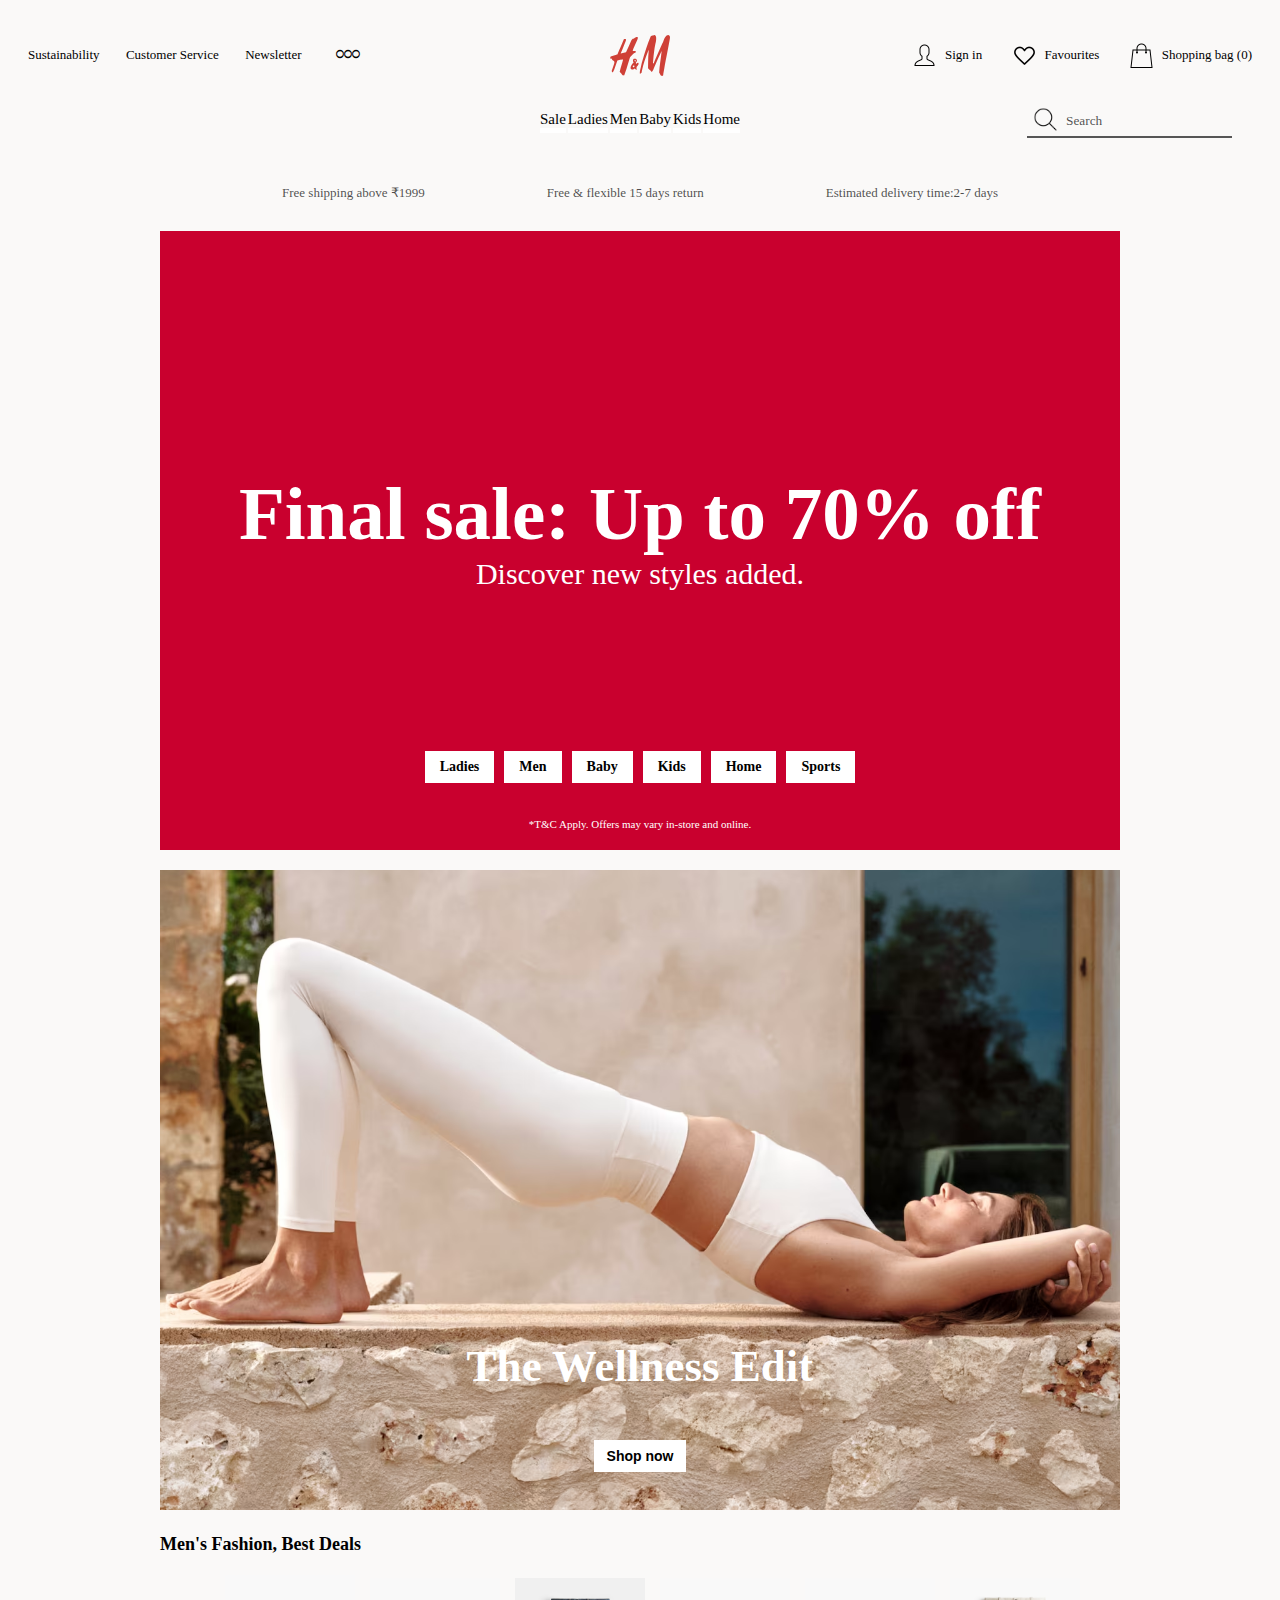
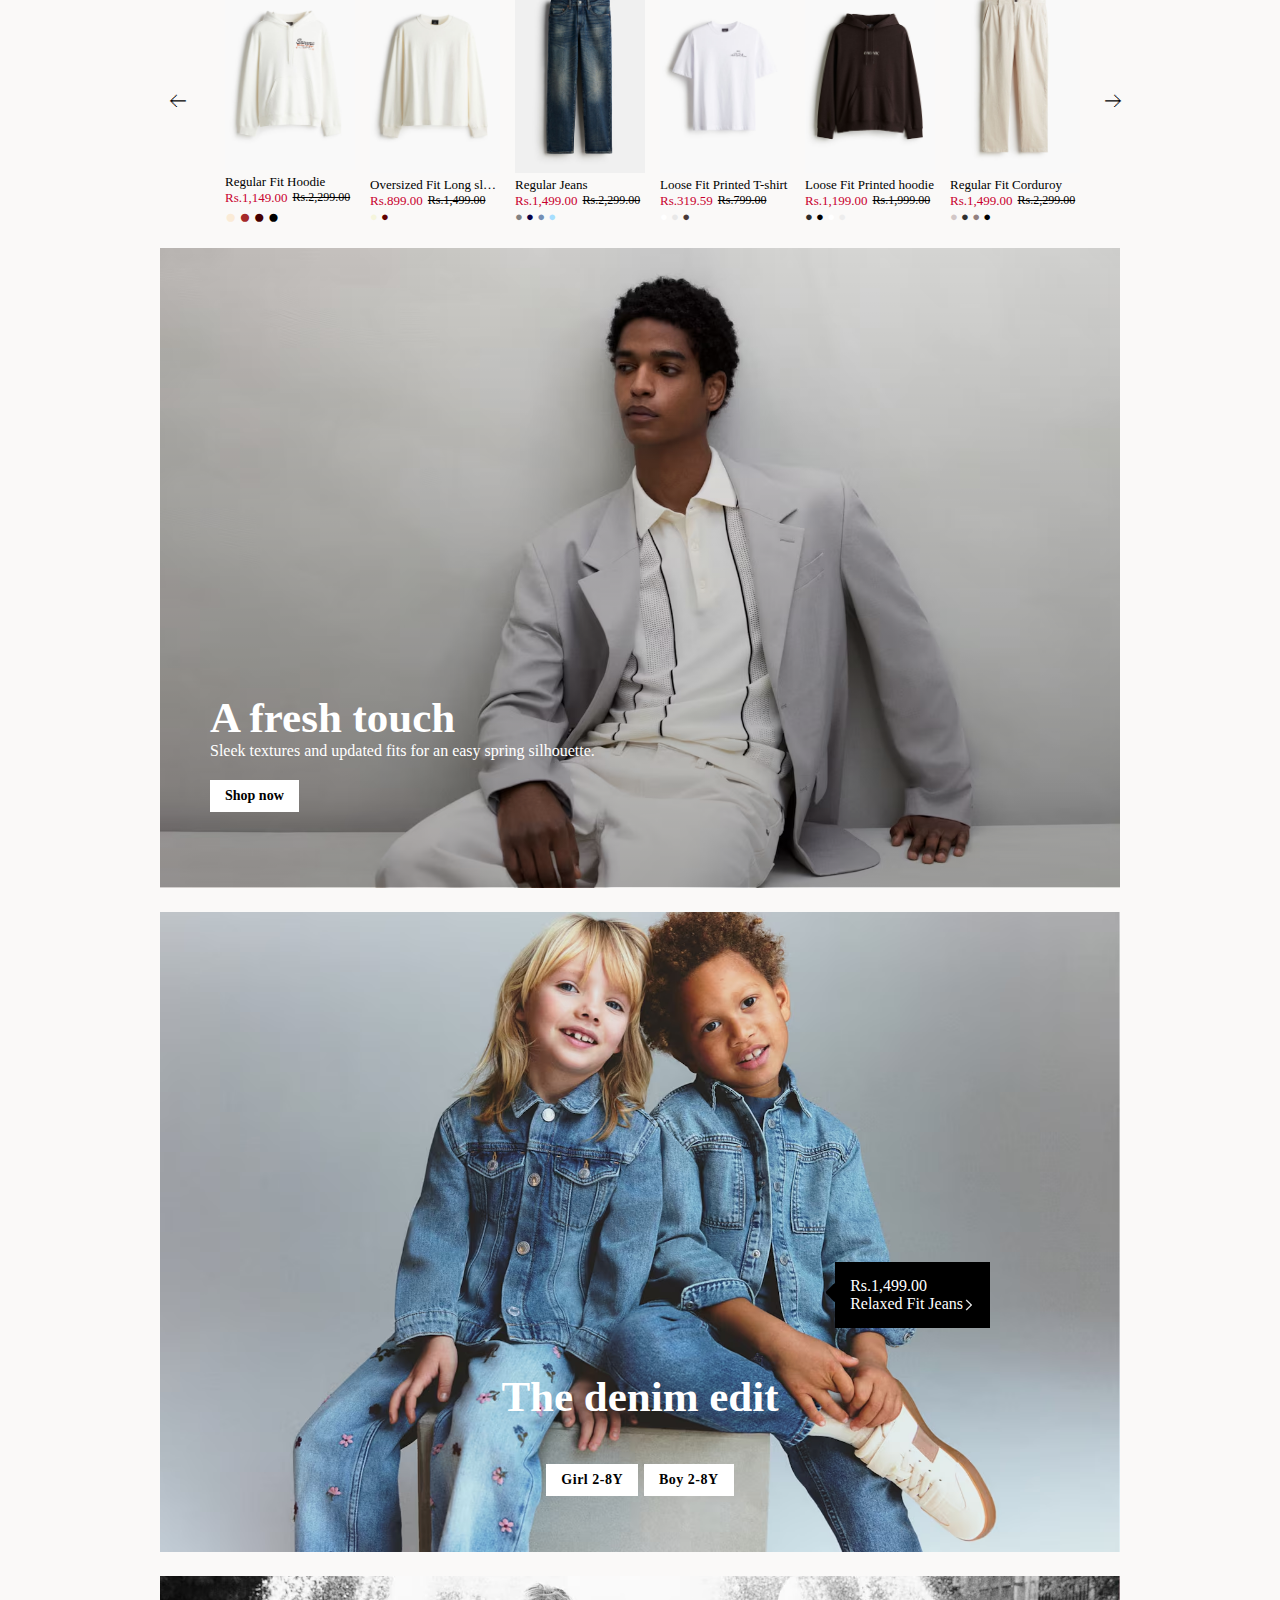
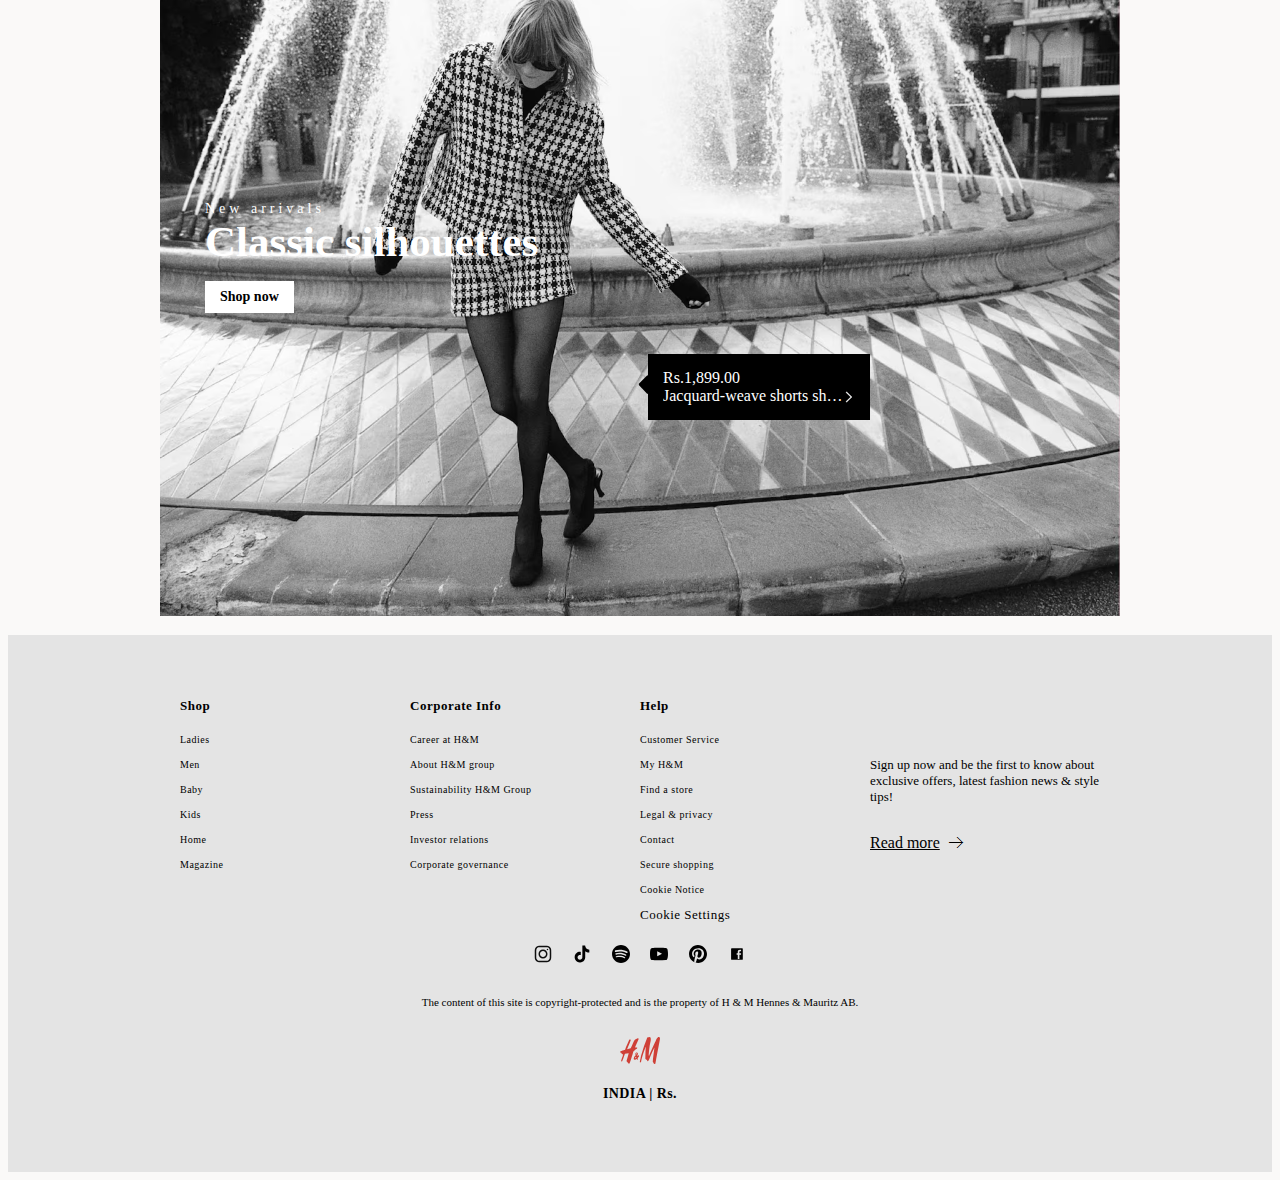
<file: index.html>
<!DOCTYPE html>
<html>
    <head>
        
        <title>H&M India</title>
        <link href="https://db.onlinewebfonts.com/c/70f3e46b3bb904260d1b1a6e0f2edf08?family=HM+Sans+Regular" rel="stylesheet">

        <link rel="stylesheet" href="styles/0 general.css">
        <link rel="stylesheet" href="styles/1 header.css">
        <link rel="stylesheet" href="styles/2 header dropdown.css">
        <link rel="stylesheet" href="styles/3 main content.css">
            <link rel="stylesheet" href="styles/4 discount sale poster.css">
            <link rel="stylesheet" href="styles/5 the wellness edit.css">
            <link rel="stylesheet" href="styles/6 image slider.css"><!--mens fashion image slider-->
            <link rel="stylesheet" href="styles/7 a fresh touch.css">
            <link rel="stylesheet" href="styles/8 the denim edit.css">
            <link rel="stylesheet" href="styles/9 classic silhouette.css">
        <link rel="stylesheet" href="styles/10 footer.css">


    </head>

    <body>
        
        <div class="header">
            
            <div class="left-section-of-header">
                <div><a href="">Sustainability</a></div>
                <div><a href="">Customer Service</a></div>
                <div><a href="">Newsletter</a></div>
                <div><button>&#128901;&#128901;&#128901;</button></div>
            </div>

            <div class="first-row-middle-section-of-header">
                <img class="logo-image" src="images/h-m-1.svg" alt="">
            </div>

            <div class="first-row-right-section-of-header">
                <div class="sign-in">
                    <img src="images/sign in image.png" alt="">
                    <a href="">Sign in</a>

                    <div class="submenu-of-sign-in">
                        <div><button class="sign-in-button">Sign in</button></div>
                        <div class="div-of-my-account"><a href="">My account</a></div>
                        <div class="div-of-membership"><a href="">H&M Membership</a></div>
                        <div class="div-of-join-here-link"><a href="">Not a memebr yet? Join here!</a></div>
                    </div>
                </div>
                <div>
                    <img src="images/love icon.png" alt="">
                    <a href="">Favourites</a>
                </div>
                <div class="shopping-bag">
                    <img src="images/shopping-bag.png" alt="">
                    <a href="">Shopping bag (0)</a>
                    <div class="submenu-of-shopping-bag">
                        <div class="shopping-bag-stats">Your shopping bag is empty</div>
                        <div class="order-stats">
                            <div>Order value</div>
                            <div>Rs. 0.00</div>
                        </div>
                        <div class="total">
                            <div>Total</div>
                            <div>Rs. 0.00</div>
                        </div>
                    </div>
                </div>
            </div>

            <div class="left-section-of-header"></div>
            <div class="second-row-middle-section-of-header">
                <div class="sale">
                    <a href="">Sale</a>
                    <div class="submenu-of-sales">
                        <div>
                            <a class="title-of-submenu" href="">Women</a>
                            <a href="">View All</a>
                            <a href="">Tops& T-shirts</a>
                            <a href="">Dresses</a>
                            <a href="">Shirts & Blouses</a>
                            <a href="">Jeans</a>
                            <a href="">Shoes</a>
                            <a href="">Trousers</a>
                            <a href="">Accessories</a>
                            <a href="">Skirts</a>
                            <a href="">Swimwear</a>
                            <a href="">Shorts</a>
                            <a href="">Basics</a>
                            <a href="">Blazers & Waistcoats</a>
                            <a href="">Lingerie</a>
                            <a href="">Sportswear</a>
                            <a href="">Sweaters & Cardigans</a>
                            <a href="">Sweatshirt & Hoodies</a>
                            <a href="">Jackets & Coats</a>
                            <a href="">Sleepwear & Loungewear</a>
                            <a href="">Knitwear</a>
                            <a href="">Jumpsuits</a>
                            <a href="">Socks & Tights</a>
                            <a href="">Maternity Wear</a>
                            <a href="">Extended Sizes</a>
                            <a href="">Premium Selection</a>
                        </div>
                        <div>
                            <a class="title-of-submenu" href="">Men</a>
                            <a href="">View All</a>
                            <a href="">Hoodies & Sweatshirts</a>
                            <a href="">Jackets & Coats</a>
                            <a href="">T-shirts & Tank tops</a>
                            <a href="">Shirts</a>
                            <a href="">Jeans</a>
                            <a href="">Trousers</a>
                            <a href="">Sweaters & Cardigans</a>
                            <a href="">Accessories</a>
                            <a href="">Premium Selection</a>
                            <a href="">Basics</a>
                            <a href="">Shorts</a>
                            <a href="">Blazers & Suits</a>
                            <a href="">Shoes</a>
                            <a href="">Sportswear</a>
                            <a href="">Underwear & Innerwear</a>
                            <a href="">Sleepwear & Loungewear</a>
                            <a href="">Socks</a>
                        </div>
                        <div>
                            <a class="title-of-submenu" href="">Baby</a>
                            <a href="">SAVE BIG: MIN 50% OFF</a>
                            <a href="">View all products</a>
                            <a href="">SALE STYLES UNDER RS.599</a>
                            <a href="">Newborn</a>
                            <a href="">Baby Girl</a>
                            <a href="">Baby Boy</a><br>

                            <a class="title-of-submenu" href="">Kids</a>
                            <a href="">SAVE BIG: MIN 50% OFF</a>
                            <a href="">SALE STYLES UNDER RS.599</a>
                            <a href="">Tops & Tees - Best price</a>
                            <a href="">Dresses - Best price</a>
                            <a href="">Jeans - Best price</a>
                            <a href="">View all</a>
                            <a href="">Girls 2-8Y</a>
                            <a href="">Boys 2-8Y</a>
                            <a href="">Girls 9-14Y</a>
                            <a href="">Boys 9-14Y</a>
                        </div>
                        <div>
                            <a class="title-of-submenu" href="">H&M Home</a>
                            <a href="">View All</a>
                            <a href="">Bedroom</a>
                            <a href="">Livingroom</a>
                            <a href="">Bathroom</a>
                            <a href="">Cushions</a>
                            <a href="">Bed Linen</a>
                            <a href="">Decorations</a>
                            <a href="">Storage</a><br>

                            <a class="title-of-submenu" href="">Sport</a>
                            <a href="">View all</a>
                            <a href="">Women</a>
                            <a href="">Men</a>
                            <a href="">Kids</a>
                        </div>
                    </div>
                </div>

                <div class="ladies">
                    <a href="">Ladies</a>
                    <div class="submenu-of-ladies">
                        <div>
                            <a class="title-of-submenu" href="">Offers</a>
                            <a href="">Accessories on sale</a>
                            <a href="">Stock up on basics at min 50%</a>
                            <a href="">Ladies gym wear starting 799</a><br>

                            <a class="title-of-submenu" href="">New In</a>
                            <a href="">View All</a>
                            <a href="">Women's Clothing | New Arrivals</a>
                            <a href="">Sport</a><br>

                            <a class="title-of-submenu" href="">Trending Now</a>
                            <a href="">Trending Now</a>
                        </div>
                        <div>
                            <a class="title-of-submenu" href="">Clothing</a>
                            <a href="">View All</a>
                            <a href="">Tops</a>
                            <a href="">Sweatshirts & Hoodies</a>
                            <a href="">Knitwear</a>
                            <a href="">Sweaters & Cardigans</a>
                            <a href="">Jackets & Coats</a>
                            <a href="">Dresses</a>
                            <a href="">Shirts & Blouses</a>
                            <a href="">Blazers & Waistcoats</a>
                            <a href="">Jeans</a>
                            <a href="">Trousers</a>
                            <a href="">Nightwear</a>
                            <a href="">Lingerie</a>
                            <a href="">Shorts</a>
                            <a href="">Skirts</a>
                            <a href="">Basics</a>
                            <a href="">Swimwear & Beachwear</a>
                            <a href="">H&M Edition</a>
                            <a href="">Merch & Graphics</a>
                            <a href="">Jumpsuits</a>
                            <a href="">Loungewear</a>
                            <a href="">Sport</a>
                            <a href="">Socks & Tights</a>
                            <a href="">Maternity Wear</a>
                            <a href="">Sale</a>
                            <a href="">Premium Selection</a>
                            <a href="">Care products</a>
                        </div>
                        <div>
                            <a class="title-of-submenu" href="">Sport</a>
                            <a href="">View all</a>
                            <a href="">New In</a>
                            <a href="">Leggings & Tights</a>
                            <a href="">Sport Bras</a>
                            <a href="">Tops</a>
                            <a href="">Hoodies & Sweatshirts</a>
                            <a href="">Trousers & Joggers</a>
                            <a href="">Shorts</a>
                            <a href="">Dresses</a>
                            <a href="">Outerwear</a>
                            <a href="">Accessories & Equipment</a>
                            <a href="">Socks</a>
                            <a href="">Active Swimwear</a>
                            <a href="">Maternity</a>
                            <a href="">Training & Gym</a>
                            <a href="">Running</a>
                            <a href="">Yoga & Studio</a>
                            <a href="">Skiing</a>
                        </div>
                        <div>
                            <a class="title-of-submenu" href="">Accessories
                            <a href="">View all</a>
                            <a href="">Bags</a>
                            <a href="">Jewellery</a>
                            <a href="">Sunglasses</a>
                            <a href="">Hair Accessories</a>
                            <a href="">Belts</a>
                            <a href="">Gloves</a>
                            <a href="">Hats</a>
                            <a href="">Scarves</a><br>

                            <a class="title-of-submenu" href="">Shoes</a>
                            <a href="">View all</a>
                            <a href="">Boots</a>
                            <a href="">Flats</a>
                            <a href="">Heels</a>
                            <a href="">Loafers</a>
                            <a href="">Sandals</a>
                            <a href="">Slippers</a>
                            <a href="">Slingback</a>
                        </div>
                    </div>
                </div>    
                
                <div class="men">
                    <a href="">Men</a>
                    <div class="submenu-of-men">
                        <div>
                            <a class="title-of-submenu" href="">Offers</a>
                            <a href="">Bestsellers under ₹1499</a>
                            <a href="">Tees and Polos: Min. 40% off</a>
                            <a href="">Shirts Min 30% off</a><br>

                            <a class="title-of-submenu" href="">New In</a>
                            <a href="">View All</a>
                            <a href="">Accessories</a>
                            <a href="">Clothes</a><br>

                            <a class="title-of-submenu" href="">Trending now</a>
                            <a href="">Outdoor apparel</a>
                            <a href="">Core comfort</a>
                            <a href="">Trending Now</a>
                        </div>
                        <div>
                            <a class="title-of-submenu" href="">Clothing</a>
                            <a href="">View All</a>
                            <a href="">Hoodies & Sweatshirts</a>
                            <a href="">Shirts</a>
                            <a href="">T-shirts & Tops</a>
                            <a href="">Jackets & Coats</a>
                            <a href="">Trousers</a>
                            <a href="">Jeans</a>
                            <a href="">Sweaters & Cardigans</a>
                            <a href="">Polos</a>
                            <a href="">Basics</a>
                            <a href="">Blazers & Suits</a>
                            <a href="">Shorts</a>
                            <a href="">Underwear</a>
                            <a href="">Premium Selection</a>
                            <a href="">Sleepwear & Loungewear</a>
                            <a href="">Swimwear</a>
                            <a href="">Socks</a>
                            <a href="">Sport</a>
                            <a href="">Care products</a>
                            <a href="">Sale</a>
                        </div>
                        <div>
                            <a class="title-of-submenu" href="">Accessories</a>
                            <a href="">View all</a>
                            <a href="">Bags</a>
                            <a href="">Belts and Suspenders</a>
                            <a href="">Gloves</a>
                            <a href="">Hats and Caps</a>
                            <a href="">Jewellery</a>
                            <a href="">Scarves</a>
                            <a href="">Sunglasses</a>
                            <a href="">Ties & Bowties</a><br>

                            <a class="title-of-submenu" href="">Shoes</a>
                            <a href="">View all</a>
                            <a href="">Slippers</a>
                            <a href="">Trainers</a>
                        </div>
                        <div>
                            <a class="title-of-submenu" href="">Sport</a>
                            <a href="">View all</a>
                            <a href="">New In</a>
                            <a href="">Tops</a>
                            <a href="">Sweatshirts & Hoodies</a>
                            <a href="">Trousers & Joggers</a>
                            <a href="">Shorts</a>
                            <a href="">Outerwear</a>
                            <a href="">Accessories & Equipment</a>
                            <a href="">Sport Socks</a>
                            <a href="">Training & Gym</a>
                            <a href="">Running</a>
                        </div>
                    </div>
                </div>

                <div class="baby">
                    <a href="">Baby</a>
                    <div class="submenu-of-baby">
                        <div>
                            <a class="title-of-submenu" href="">Life with Baby</a>
                            <a href="">Guides and inspo</a><br>

                            <a class="title-of-submenu" href="">New In</a>
                            <a href="">Newborn</a>
                            <a href="">Baby</a>
                        </div>
                        <div>
                            <a class="title-of-submenu">Trending Now</a>
                            <a href="">Christmas Shop</a>
                            <a href="">Character newborn</a>
                            <a href="">H&M Adorables</a>
                        </div>
                        <div>
                            <a class="title-of-submenu" href="">Newborn</a>
                            <a href="">Clothing</a>
                            <a href="">Accessories</a>
                            <a href="">Outerwear</a><br>

                            <a class="title-of-submenu" href="">Baby Girl</a>
                            <a href="">Clothing</a>
                            <a href="">Outerwear</a>
                            <a href="">Accessories</a>                            
                        </div>
                        <div>
                            <a class="title-of-submenu" href="">Baby Boy</a>
                            <a href="">Clothing</a>
                            <a href="">Outerwear</a>
                            <a href="">Accessories</a><br>
                            
                            <a class="title-of-submenu" href="">Shop by Product</a>
                            <a href="">Clothing</a>
                            <a href="">Outerwear</a>
                            <a href="">Accessories</a>
                            <a href="">Sale</a>                            
                        </div>
                    </div>
                </div>

                <div class="kids">
                    <a href="">Kids</a>
                    <div class="submenu-of-kids">
                        <div>
                            <a class="title-of-submenu" href="">Offers</a>
                            <a href="">WINTER BASICS</a>
                            <a href="">New in Jackets & Sweatshirts</a><br>
                            
                            <a class="title-of-submenu" href="">Trending now</a>
                            <a href="">H&M Adorables</a>
                            <a href="">The Character Shop</a>
                            <a href="">Carnival Outfits/Fancy Dress</a>                            
                        </div>
                        <div>
                            <a class="title-of-submenu" href="">New In</a>
                            <a href="">Kids 2-8Y</a>
                            <a href="">Kids 9-14Y</a><br>

                            <a class="title-of-submenu" href="">Girls 2-8Y</a>
                            <a href="">Clothing</a>
                            <a href="">Outerwear</a>
                            <a href="">Accessories</a>
                            <a href="">H&M Adorables</a>
                            <a href="">Sportswear</a>
                            <a href="">Sale</a>                          
                        </div>
                        <div>
                            <a class="title-of-submenu" href="">Boys 2-8Y</a>
                            <a href="">Clothing</a>
                            <a href="">Outerwear</a>
                            <a href="">Accessories</a>
                            <a href="">H&M Adorables</a>
                            <a href="">Sportswear</a>
                            <a href="">Sale</a>
                        </div>
                        <div>
                            <a class="title-of-submenu" href="">Girls 9-14Y</a>
                            <a href="">Clothing</a>
                            <a href="">Outerwear</a>
                            <a href="">Accessories</a>
                            <a href="">Sportswear</a>
                            <a href="">Sale</a><br>
                            
                            <a class="title-of-submenu" href="">Boys 9-14Y</a>
                            <a href="">Clothing</a>
                            <a href="">Outerwear</a>
                            <a href="">Accessories</a>
                            <a href="">Sportswear</a>
                            <a href="">Sale</a>
                        </div>
                    </div>
                </div>

                <div class="home">
                    <a href="">Home</a>
                    <div class="submenu-of-home">
                        <div>
                            <a class="title-of-submenu">Offers</a>
                            <a href="">Sales Pick: Under ₹999</a>
                            <a href="">Price drop on Textile from ₹199</a>
                            <a href="">Holiday Hosting from ₹299</a><br>

                            <a class="title-of-submenu" href="">New In</a>
                            <a href="">New Products</a>
                        </div>
                        <div>
                            <a class="title-of-submenu" href="">Shop by Room</a>
                            <a href="">Bedroom</a>
                            <a href="">Living Room</a>
                            <a href="">Bathroom</a>
                            <a href="">Nursery</a>
                            <a href="">Kids Room</a>
                            <a href="">Kitchen</a>
                            <a href="">Balcony & Outdoor</a>
                        </div>
                        <div>
                            <a class="title-of-submenu" href="">Shop by Product</a>
                            <a href="">View All</a>
                            <a href="">Interior textiles</a>
                            <a href="">Bedding & Blankets</a>
                            <a href="">Decorations</a>
                            <a href="">Cooking & Dining</a>
                            <a href="">Bath & Shower</a>
                            <a href="">Storage</a>
                            <a href="">Sleep & Loungewear</a>
                            <a href="">Kids & Baby</a>
                            <a href="">Room Fragrance</a>
                            <a href="">Sale</a>
                        </div>
                        <div>
                        </div>
                    </div>
                </div>
            </div>

            <div class="second-row-right-section-of-header">
                <div class="search-container">
                    <button class="search-button"><img class="search-icon" src="images/search-icon.png" alt=""></button>
                    <input class="search-box" type="text" placeholder="Search">
                </div>
            </div>
        </div>


        <div class="main-content">
            <div class="ads-of-delivery-info">
                <div>Free shipping above ₹1999</div>
                <div>Free & flexible 15 days return</div>
                <div>Estimated delivery time:2-7 days</div>
            </div>
            <div class="div-of-discount-sale-poster">
                <div class="title-of-discount-of-sale">Final sale: Up to 70% off</div>
                <div class="sub-title-of-discount-of-sale">Discover new styles added.</div>
                <div>
                    <button>Ladies</button>
                    <button>Men</button>
                    <button>Baby</button>
                    <button>Kids</button>
                    <button>Home</button>
                    <button>Sports</button>
                </div>
                <div class="terms-and-conditions-of-discount-sale-poster">*T&C Apply. Offers may vary in-store and online.</div>
            </div>
            <div class="div-of-the-wellness-edit">
                <img src="images/img1.avif" alt="">
                <div class="title-of-wellness-edit">
                    The Wellness Edit
                </div>
                <div class="div-of-shop-now-button-of-wellness-edit">
                    <button>Shop now</button>
                </div>
            </div>
            <div class="men-fashion-best-deals">Men's Fashion, Best Deals</div>
            <div class="men-fashion-best-deals-image-slider">
                <div><button>&#129120;</button></div>
                <div>
                    <img src="images/slide1.jpg" alt="">
                    <div class="men-fashion-best-deals-image-slider-product-info">
                        <div class="product-name-of-image-slider"><a href="">Regular Fit Hoodie</a></div>
                        <div class="product-price-details-in-image-slider">
                            <div class="prices-in-image-slider">Rs.1,149.00</div>
                            <div class="mrp-in-image-slider"><del>Rs.2,299.00</del></div>
                        </div>
                        <div class="product-colors-in-image-slider">
                            <span style="color: antiquewhite;">&#9679;</span>
                            <span style="color: brown;">&#9679;</span>
                            <span style="color: rgb(70, 0, 0);">&#9679;</span>
                            <span style="color: black;">&#9679;</span>
                        </div>
                    </div>
                </div>
                <div>
                    <img src="images/slide2.jpg" alt="">
                    <div class="men-fashion-best-deals-image-slider-product-info">
                        <div class="product-name-of-image-slider"><a href="">Oversized Fit Long sleeve</a></div>
                        <div class="product-price-details-in-image-slider">
                            <div class="prices-in-image-slider">Rs.899.00</div>
                            <div class="mrp-in-image-slider"><del>Rs.1,499.00</del></div>
                        </div>
                        <div class="product-colors">
                            <span style="color: beige;">&#9679;</span>
                            <span style="color: rgb(96, 0, 0);">&#9679;</span>
                        </div>
                    </div>
                </div>
                <div>
                    <img src="images/slide3.jpg" alt="">
                    <div class="men-fashion-best-deals-image-slider-product-info">
                        <div class="product-name-of-image-slider"><a href="">Regular Jeans</a></div>
                        <div class="product-price-details-in-image-slider">
                            <div class="prices-in-image-slider">Rs.1,499.00</div>
                            <div class="mrp-in-image-slider"><del>Rs.2,299.00</del></div>
                        </div>
                        <div class="product-colors">
                            <span style="color: rgb(130, 130, 130);">&#9679;</span>
                            <span style="color: rgb(8, 0, 71);">&#9679;</span>
                            <span style="color: rgb(116, 142, 180);">&#9679;</span>
                            <span style="color: rgb(166, 222, 255);">&#9679;</span>
                        </div>
                    </div>
                </div>
                <div>
                    <img src="images/slide4.jpg" alt="">
                    <div class="men-fashion-best-deals-image-slider-product-info">
                        <div class="product-name-of-image-slider"><a href="">Loose Fit Printed T-shirt</a></div>
                        <div class="product-price-details-in-image-slider">
                            <div class="prices-in-image-slider">Rs.319.59</div>
                            <div class="mrp-in-image-slider"><del>Rs.799.00</del></div>
                        </div>
                        <div class="product-colors">
                            <span style="color: white;">&#9679;</span>
                            <span style="color: rgb(232, 232, 232);">&#9679;</span>
                            <span style="color: rgb(74, 57, 57);">&#9679;</span>
                        </div>
                    </div>
                </div>
                <div>
                    <img src="images/slide5.jpg" alt="">
                    <div class="men-fashion-best-deals-image-slider-product-info">
                        <div class="product-name-of-image-slider"><a href="">Loose Fit Printed hoodie</a></div>
                        <div class="product-price-details-in-image-slider">
                            <div class="prices-in-image-slider">Rs.1,199.00</div>
                            <div class="mrp-in-image-slider"><del>Rs.1,999.00</del></div>
                        </div>
                        <div class="product-colors">
                            <span style="color: rgb(46, 44, 44);">&#9679;</span>
                            <span style="color: rgb(0, 0, 0);">&#9679;</span>
                            <span style="color: rgb(255, 255, 255);">&#9679;</span>
                            <span style="color: rgb(237, 237, 237);">&#9679;</span>
                        </div>
                    </div>
                </div>
                <div>
                    <img src="images/slide6.jpg" alt="">
                    <div class="men-fashion-best-deals-image-slider-product-info">
                        <div class="product-name-of-image-slider"><a href="">Regular Fit Corduroy</a></div>
                        <div class="product-price-details-in-image-slider">
                            <div class="prices-in-image-slider">Rs.1,499.00</div>
                            <div class="mrp-in-image-slider"><del>Rs.2,299.00</del></div>
                        </div>
                        <div class="product-colors">
                            <span style="color: rgb(210, 199, 199);">&#9679;</span>
                            <span style="color: rgb(48, 48, 48);">&#9679;</span>
                            <span style="color: rgb(147, 128, 128);">&#9679;</span>
                            <span style="color: rgb(0, 0, 0);">&#9679;</span>
                        </div>
                    </div>
                </div>
                <div><button>&#129122;</button></div>
            </div>
            <div class="div-of-a-fresh-touch-poster">
                <div class="overlay-effect-on-div-of-a-fresh-touch-poster"></div>
                    <img src="images/hnm3.avif" alt="">
                <div class="description-container-of-a-fresh-touch-poster">
                    <div class="title-of-a-fresh-touch-poster">
                        A fresh touch
                    </div>
                    <div>
                        Sleek textures and updated fits for an easy spring silhouette.
                    </div>
                    <div>
                        <button>Shop now</button>
                    </div>
                </div>
            </div>

            <div class="div-of-the-denim-edit-poster">
                <img src="images/hnm2.avif" alt="">
                <div class="product-details-in-the-denim-edit-poster">
                    <div class="left-direction-triangle-in-denim-edit-poster"><img src="images/triangle-left-svgrepo-com.svg" alt=""></div>
                    <div class="product-price-and-name-in-the-denim-edit-poster">
                        <div>Rs.1,499.00</div>
                        <div class="row-of-denim-product-name">
                            <div class="product-name-of-denim-edit-poster">Relaxed Fit Jeans</div>
                            <div><img src="images/right-arrow-backup-2-svgrepo-com.svg" alt=""></div>
                        </div>
                    </div>
                </div>
                <div class="title-of-the-denim-edit-poster">
                    The denim edit
                </div>
                <div class="div-of-buttons-of-the-denim-edit-poster">
                    <button>Girl 2-8Y</button>
                    <button>Boy 2-8Y</button>
                </div>
            </div>

            <div class="div-of-classic-silhouettes-poster">
                <img src="images/hnm1.avif" alt="">
                <div class="container-of-title-of-classic-silhouette-poster">
                    <div class="super-sub-title-of-classic-silhouettes-poster">
                        New arrivals
                    </div>
                     <div class="title-of-classic-silhouettes-poster">
                         Classic silhouettes
                    </div>
                    <div class="div-of-shop-now-button-of-classic-silhouettes-poster">
                        <button>Shop now</button>
                    </div>
                </div>
                <div class="product-details-in-classic-silhouettes-poster">
                    <div class="left-direction-triangle-in-classic-silhouette"><img src="images/triangle-left-svgrepo-com.svg" alt=""></div>
                    <div class="product-price-and-name-in-the-classic-silhouette-poster">
                        <div>Rs.1,899.00</div>
                        <div class="row-of-classic-silhouette-product-name">
                            <div class="product-name-in-classic-silhouette">Jacquard-weave shorts shorts</div>
                            <div><img src="images/right-arrow-backup-2-svgrepo-com.svg" alt=""></div>
                        </div>
                    </div>
                </div>
            </div>

        </div>

        <div class="footer">
            <div class="first-row-of-footer">
                <div class="shop-section">
                    <p>Shop</p>
                    <a href="">Ladies</a>
                    <a href="">Men</a>
                    <a href="">Baby</a>
                    <a href="">Kids</a>
                    <a href="">Home</a>
                    <a href="">Magazine</a>
                </div>
                <div class="corporate-info-section">
                    <p>Corporate Info</p>
                    <a href="">Career at H&M</a>
                    <a href="">About H&M group</a>
                    <a href="">Sustainability H&M Group</a>
                    <a href="">Press</a>
                    <a href="">Investor relations</a>
                    <a href="">Corporate governance</a>
                </div>
                <div class="help-section">
                    <p>Help</p>
                    <a href="">Customer Service</a>
                    <a href="">My H&M</a>
                    <a href="">Find a store</a>
                    <a href="">Legal & privacy</a>
                    <a href="">Contact</a>
                    <a href="">Secure shopping</a>
                    <a href="">Cookie Notice</a>
                    <a style="font-size: 13px;" href="">Cookie Settings</a>
                </div>
                <div class="sign-up-ad">
                    <p>
                        Sign up now and be the first to know about exclusive offers, latest fashion news & style tips!
                    </p>
                    <div style="display: flex;
                    align-items: center;
                    font-size: 16px;">
                        <a href="">Read more </a>
                        <p>&nbsp;&nbsp;&#129122;</p>
                    </div>
                </div>
            </div>
            <div class="social-media-link">
                <div><img src="images/instagram-svgrepo-com.svg" alt=""></div>
                <div><img src="images/tiktok-svgrepo-com.svg" alt=""></div>
                <div><img src="images/spotify-162-svgrepo-com.svg" alt=""></div>
                <div><img src="images/youtube-168-svgrepo-com.svg" alt=""></div>
                <div><img src="images/pinterest-180-svgrepo-com.svg" alt=""></div>
                <div><img src="images/facebook-svgrepo-com.svg" alt=""></div>
            </div>
            <div class="third-row-of-footer">
                <p>
                    The content of this site is copyright-protected and is the property of H & M Hennes & Mauritz AB.
                </p>
            </div>
            <div class="hnm-logo-of-footer">
                <img src="images/h-m-1.svg" alt="">
            </div>
            <div class="last-row-of-footer">INDIA | Rs.</div>
        </div>
    </body>
</html>
</file>
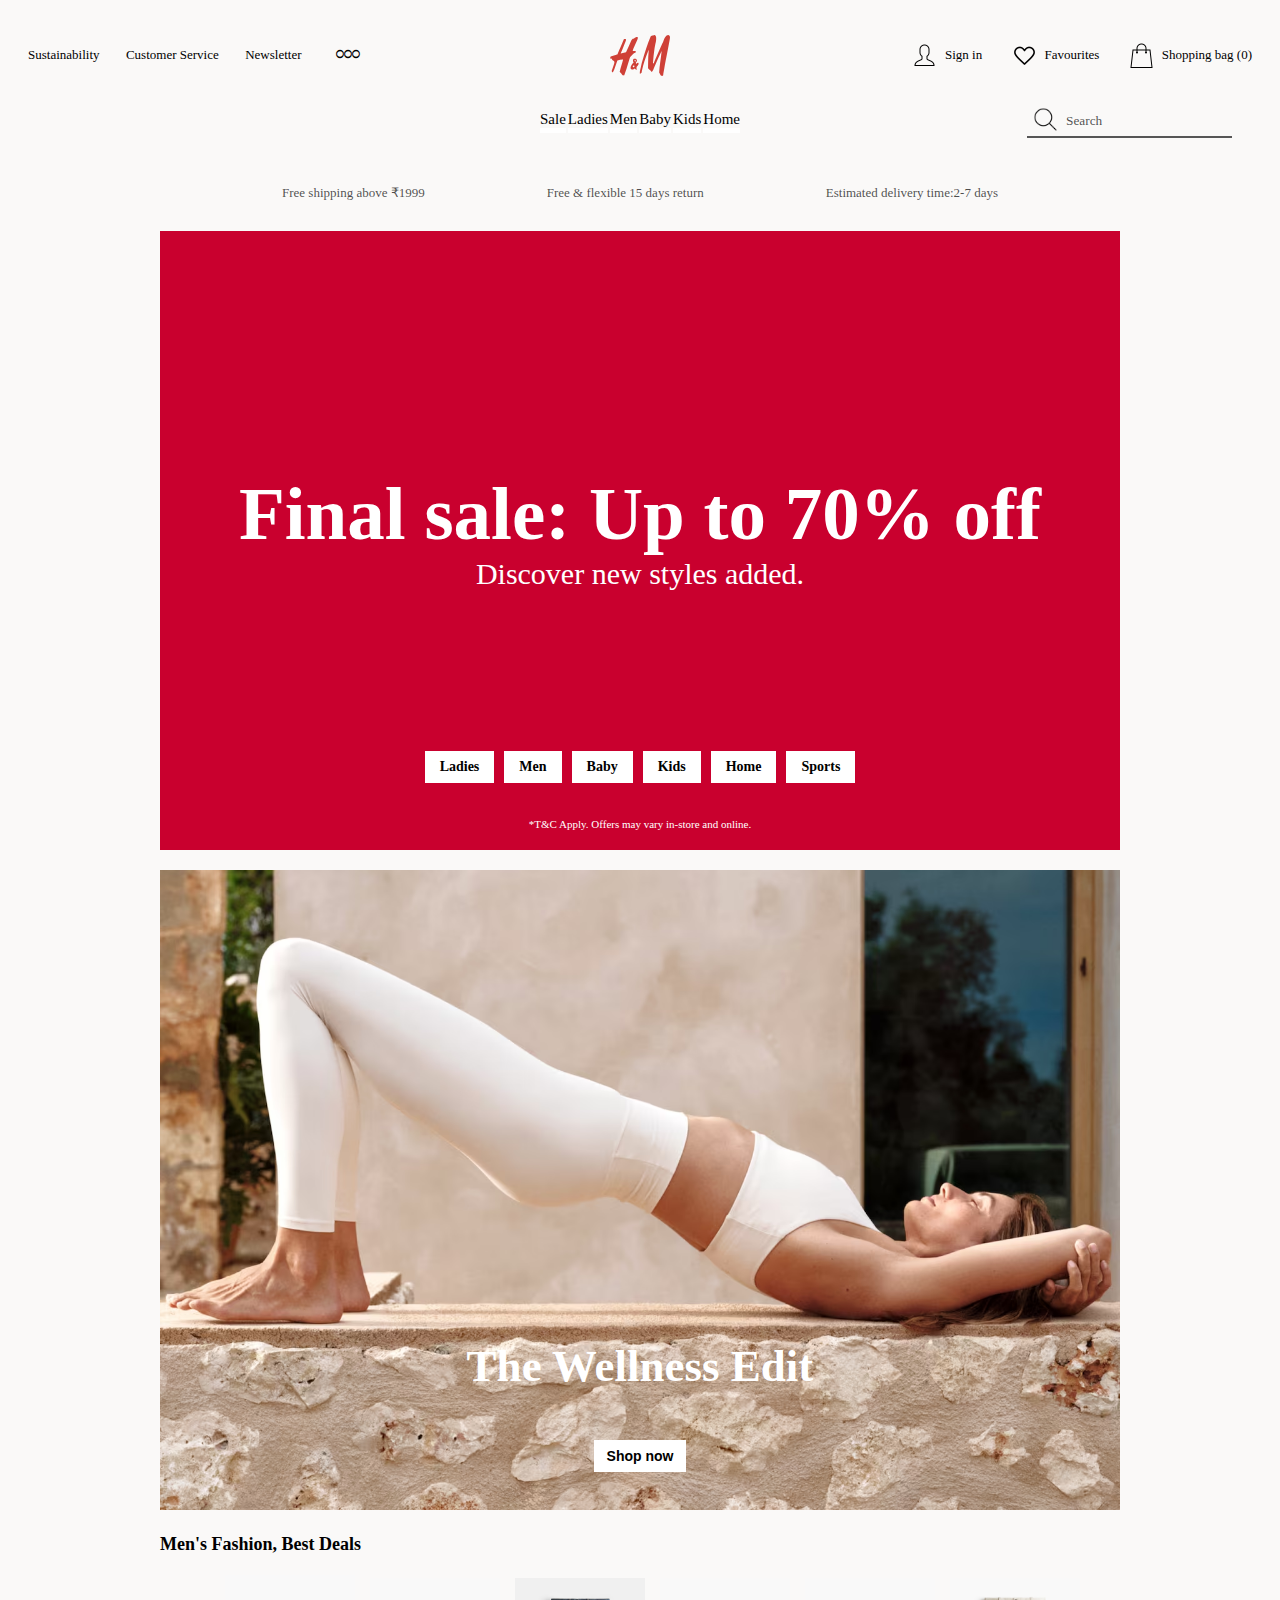
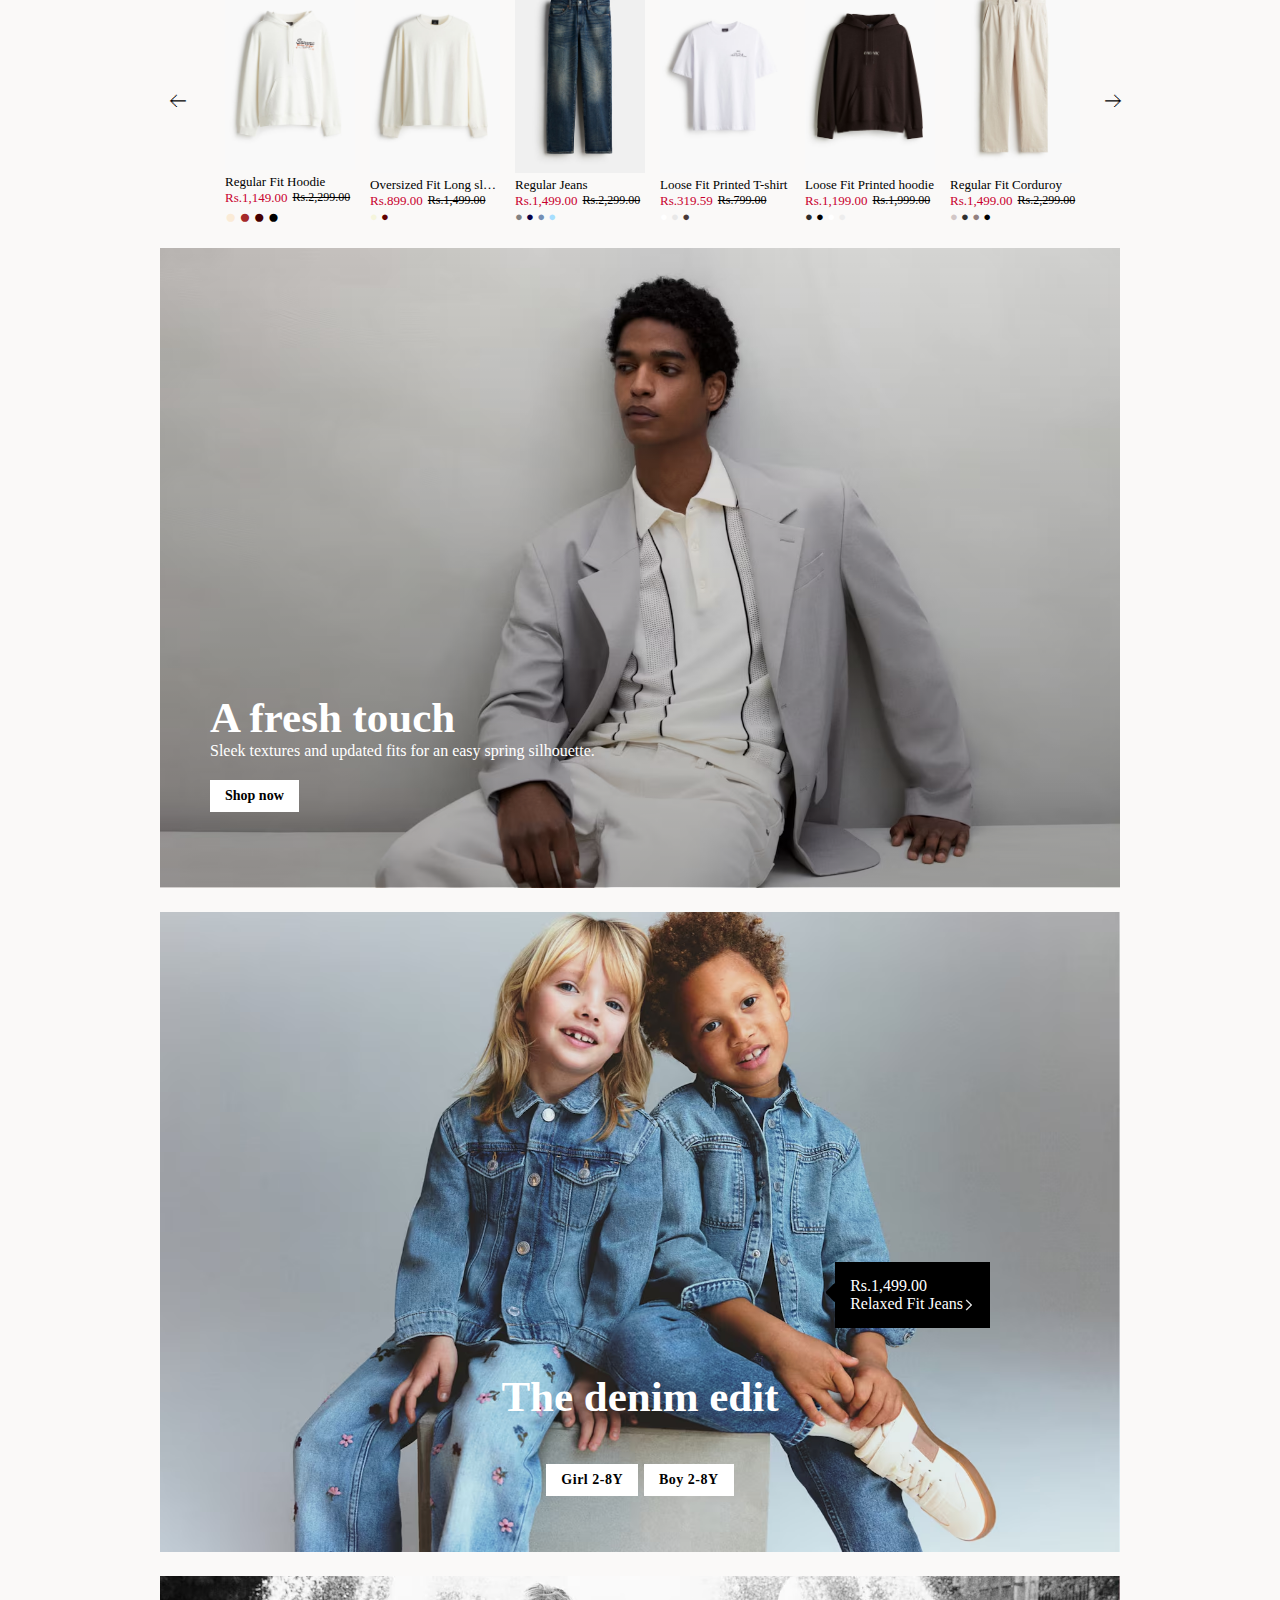
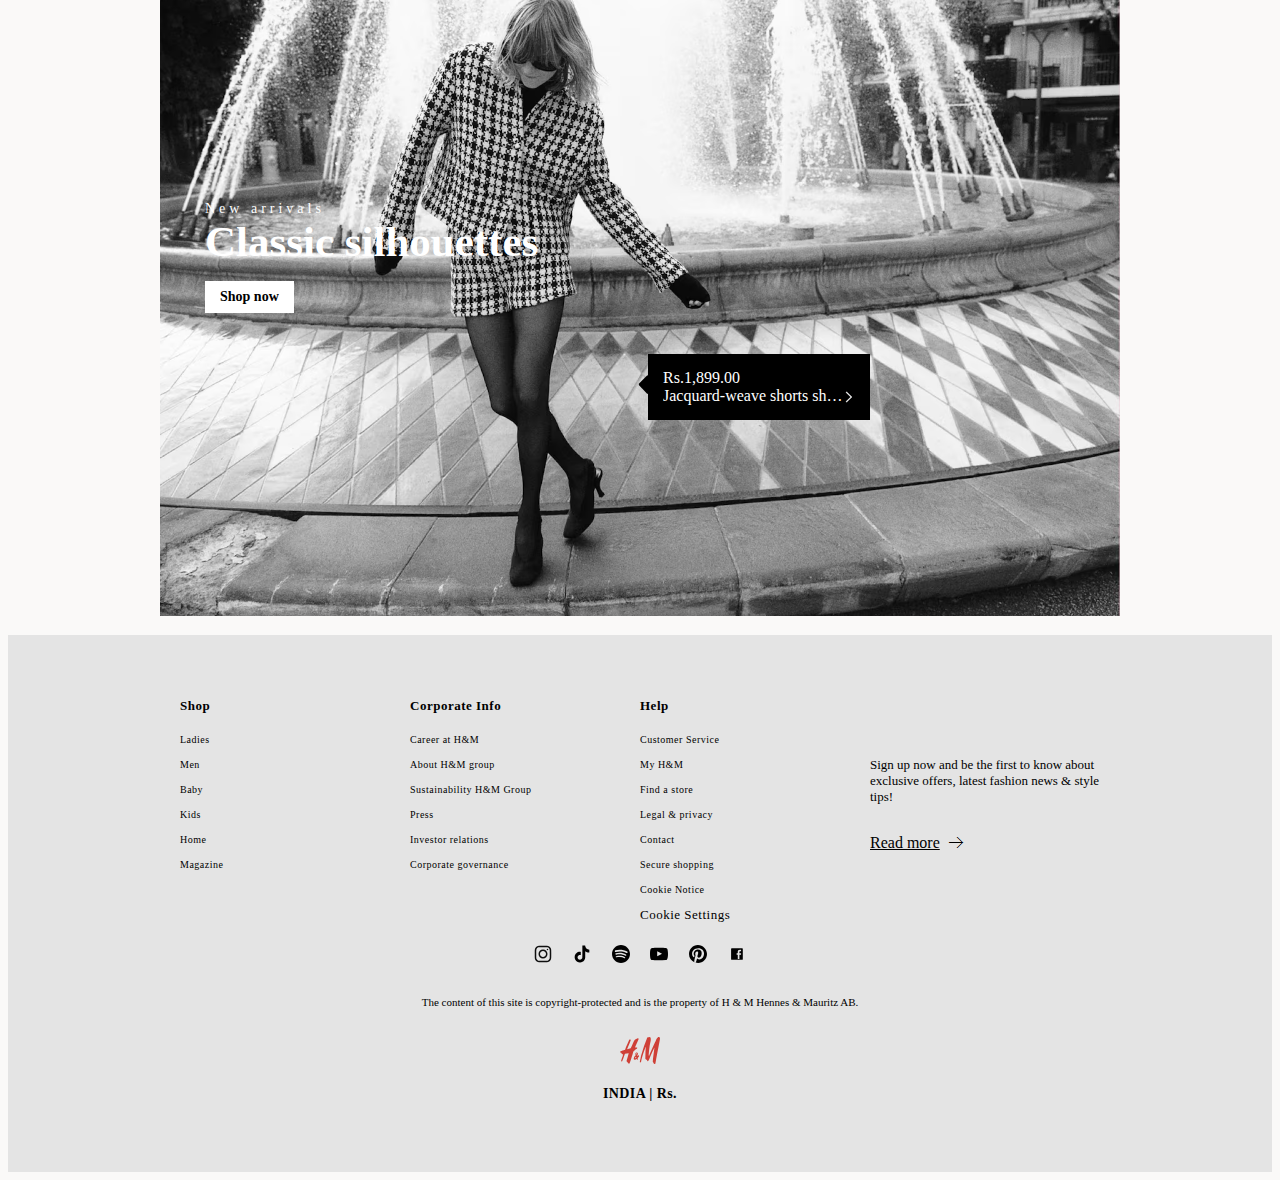
<file: hnm.html>
<!DOCTYPE html>
<html>
    <head>
        
        <title>H&M India</title>
        <link href="https://db.onlinewebfonts.com/c/70f3e46b3bb904260d1b1a6e0f2edf08?family=HM+Sans+Regular" rel="stylesheet">

        <link rel="stylesheet" href="styles/0 general.css">
        <link rel="stylesheet" href="styles/1 header.css">
        <link rel="stylesheet" href="styles/2 header dropdown.css">
        <link rel="stylesheet" href="styles/3 main content.css">
            <link rel="stylesheet" href="styles/4 discount sale poster.css">
            <link rel="stylesheet" href="styles/5 the wellness edit.css">
            <link rel="stylesheet" href="styles/6 image slider.css"><!--mens fashion image slider-->
            <link rel="stylesheet" href="styles/7 a fresh touch.css">
            <link rel="stylesheet" href="styles/8 the denim edit.css">
            <link rel="stylesheet" href="styles/9 classic silhouette.css">
        <link rel="stylesheet" href="styles/10 footer.css">


    </head>

    <body>
        
        <div class="header">
            
            <div class="left-section-of-header">
                <div><a href="">Sustainability</a></div>
                <div><a href="">Customer Service</a></div>
                <div><a href="">Newsletter</a></div>
                <div><button>&#128901;&#128901;&#128901;</button></div>
            </div>

            <div class="first-row-middle-section-of-header">
                <img class="logo-image" src="images/h-m-1.svg" alt="">
            </div>

            <div class="first-row-right-section-of-header">
                <div class="sign-in">
                    <img src="images/sign in image.png" alt="">
                    <a href="">Sign in</a>

                    <div class="submenu-of-sign-in">
                        <div><button class="sign-in-button">Sign in</button></div>
                        <div class="div-of-my-account"><a href="">My account</a></div>
                        <div class="div-of-membership"><a href="">H&M Membership</a></div>
                        <div class="div-of-join-here-link"><a href="">Not a memebr yet? Join here!</a></div>
                    </div>
                </div>
                <div>
                    <img src="images/love icon.png" alt="">
                    <a href="">Favourites</a>
                </div>
                <div class="shopping-bag">
                    <img src="images/shopping-bag.png" alt="">
                    <a href="">Shopping bag (0)</a>
                    <div class="submenu-of-shopping-bag">
                        <div class="shopping-bag-stats">Your shopping bag is empty</div>
                        <div class="order-stats">
                            <div>Order value</div>
                            <div>Rs. 0.00</div>
                        </div>
                        <div class="total">
                            <div>Total</div>
                            <div>Rs. 0.00</div>
                        </div>
                    </div>
                </div>
            </div>

            <div class="left-section-of-header"></div>
            <div class="second-row-middle-section-of-header">
                <div class="sale">
                    <a href="">Sale</a>
                    <div class="submenu-of-sales">
                        <div>
                            <a class="title-of-submenu" href="">Women</a>
                            <a href="">View All</a>
                            <a href="">Tops& T-shirts</a>
                            <a href="">Dresses</a>
                            <a href="">Shirts & Blouses</a>
                            <a href="">Jeans</a>
                            <a href="">Shoes</a>
                            <a href="">Trousers</a>
                            <a href="">Accessories</a>
                            <a href="">Skirts</a>
                            <a href="">Swimwear</a>
                            <a href="">Shorts</a>
                            <a href="">Basics</a>
                            <a href="">Blazers & Waistcoats</a>
                            <a href="">Lingerie</a>
                            <a href="">Sportswear</a>
                            <a href="">Sweaters & Cardigans</a>
                            <a href="">Sweatshirt & Hoodies</a>
                            <a href="">Jackets & Coats</a>
                            <a href="">Sleepwear & Loungewear</a>
                            <a href="">Knitwear</a>
                            <a href="">Jumpsuits</a>
                            <a href="">Socks & Tights</a>
                            <a href="">Maternity Wear</a>
                            <a href="">Extended Sizes</a>
                            <a href="">Premium Selection</a>
                        </div>
                        <div>
                            <a class="title-of-submenu" href="">Men</a>
                            <a href="">View All</a>
                            <a href="">Hoodies & Sweatshirts</a>
                            <a href="">Jackets & Coats</a>
                            <a href="">T-shirts & Tank tops</a>
                            <a href="">Shirts</a>
                            <a href="">Jeans</a>
                            <a href="">Trousers</a>
                            <a href="">Sweaters & Cardigans</a>
                            <a href="">Accessories</a>
                            <a href="">Premium Selection</a>
                            <a href="">Basics</a>
                            <a href="">Shorts</a>
                            <a href="">Blazers & Suits</a>
                            <a href="">Shoes</a>
                            <a href="">Sportswear</a>
                            <a href="">Underwear & Innerwear</a>
                            <a href="">Sleepwear & Loungewear</a>
                            <a href="">Socks</a>
                        </div>
                        <div>
                            <a class="title-of-submenu" href="">Baby</a>
                            <a href="">SAVE BIG: MIN 50% OFF</a>
                            <a href="">View all products</a>
                            <a href="">SALE STYLES UNDER RS.599</a>
                            <a href="">Newborn</a>
                            <a href="">Baby Girl</a>
                            <a href="">Baby Boy</a><br>

                            <a class="title-of-submenu" href="">Kids</a>
                            <a href="">SAVE BIG: MIN 50% OFF</a>
                            <a href="">SALE STYLES UNDER RS.599</a>
                            <a href="">Tops & Tees - Best price</a>
                            <a href="">Dresses - Best price</a>
                            <a href="">Jeans - Best price</a>
                            <a href="">View all</a>
                            <a href="">Girls 2-8Y</a>
                            <a href="">Boys 2-8Y</a>
                            <a href="">Girls 9-14Y</a>
                            <a href="">Boys 9-14Y</a>
                        </div>
                        <div>
                            <a class="title-of-submenu" href="">H&M Home</a>
                            <a href="">View All</a>
                            <a href="">Bedroom</a>
                            <a href="">Livingroom</a>
                            <a href="">Bathroom</a>
                            <a href="">Cushions</a>
                            <a href="">Bed Linen</a>
                            <a href="">Decorations</a>
                            <a href="">Storage</a><br>

                            <a class="title-of-submenu" href="">Sport</a>
                            <a href="">View all</a>
                            <a href="">Women</a>
                            <a href="">Men</a>
                            <a href="">Kids</a>
                        </div>
                    </div>
                </div>

                <div class="ladies">
                    <a href="">Ladies</a>
                    <div class="submenu-of-ladies">
                        <div>
                            <a class="title-of-submenu" href="">Offers</a>
                            <a href="">Accessories on sale</a>
                            <a href="">Stock up on basics at min 50%</a>
                            <a href="">Ladies gym wear starting 799</a><br>

                            <a class="title-of-submenu" href="">New In</a>
                            <a href="">View All</a>
                            <a href="">Women's Clothing | New Arrivals</a>
                            <a href="">Sport</a><br>

                            <a class="title-of-submenu" href="">Trending Now</a>
                            <a href="">Trending Now</a>
                        </div>
                        <div>
                            <a class="title-of-submenu" href="">Clothing</a>
                            <a href="">View All</a>
                            <a href="">Tops</a>
                            <a href="">Sweatshirts & Hoodies</a>
                            <a href="">Knitwear</a>
                            <a href="">Sweaters & Cardigans</a>
                            <a href="">Jackets & Coats</a>
                            <a href="">Dresses</a>
                            <a href="">Shirts & Blouses</a>
                            <a href="">Blazers & Waistcoats</a>
                            <a href="">Jeans</a>
                            <a href="">Trousers</a>
                            <a href="">Nightwear</a>
                            <a href="">Lingerie</a>
                            <a href="">Shorts</a>
                            <a href="">Skirts</a>
                            <a href="">Basics</a>
                            <a href="">Swimwear & Beachwear</a>
                            <a href="">H&M Edition</a>
                            <a href="">Merch & Graphics</a>
                            <a href="">Jumpsuits</a>
                            <a href="">Loungewear</a>
                            <a href="">Sport</a>
                            <a href="">Socks & Tights</a>
                            <a href="">Maternity Wear</a>
                            <a href="">Sale</a>
                            <a href="">Premium Selection</a>
                            <a href="">Care products</a>
                        </div>
                        <div>
                            <a class="title-of-submenu" href="">Sport</a>
                            <a href="">View all</a>
                            <a href="">New In</a>
                            <a href="">Leggings & Tights</a>
                            <a href="">Sport Bras</a>
                            <a href="">Tops</a>
                            <a href="">Hoodies & Sweatshirts</a>
                            <a href="">Trousers & Joggers</a>
                            <a href="">Shorts</a>
                            <a href="">Dresses</a>
                            <a href="">Outerwear</a>
                            <a href="">Accessories & Equipment</a>
                            <a href="">Socks</a>
                            <a href="">Active Swimwear</a>
                            <a href="">Maternity</a>
                            <a href="">Training & Gym</a>
                            <a href="">Running</a>
                            <a href="">Yoga & Studio</a>
                            <a href="">Skiing</a>
                        </div>
                        <div>
                            <a class="title-of-submenu" href="">Accessories
                            <a href="">View all</a>
                            <a href="">Bags</a>
                            <a href="">Jewellery</a>
                            <a href="">Sunglasses</a>
                            <a href="">Hair Accessories</a>
                            <a href="">Belts</a>
                            <a href="">Gloves</a>
                            <a href="">Hats</a>
                            <a href="">Scarves</a><br>

                            <a class="title-of-submenu" href="">Shoes</a>
                            <a href="">View all</a>
                            <a href="">Boots</a>
                            <a href="">Flats</a>
                            <a href="">Heels</a>
                            <a href="">Loafers</a>
                            <a href="">Sandals</a>
                            <a href="">Slippers</a>
                            <a href="">Slingback</a>
                        </div>
                    </div>
                </div>    
                
                <div class="men">
                    <a href="">Men</a>
                    <div class="submenu-of-men">
                        <div>
                            <a class="title-of-submenu" href="">Offers</a>
                            <a href="">Bestsellers under ₹1499</a>
                            <a href="">Tees and Polos: Min. 40% off</a>
                            <a href="">Shirts Min 30% off</a><br>

                            <a class="title-of-submenu" href="">New In</a>
                            <a href="">View All</a>
                            <a href="">Accessories</a>
                            <a href="">Clothes</a><br>

                            <a class="title-of-submenu" href="">Trending now</a>
                            <a href="">Outdoor apparel</a>
                            <a href="">Core comfort</a>
                            <a href="">Trending Now</a>
                        </div>
                        <div>
                            <a class="title-of-submenu" href="">Clothing</a>
                            <a href="">View All</a>
                            <a href="">Hoodies & Sweatshirts</a>
                            <a href="">Shirts</a>
                            <a href="">T-shirts & Tops</a>
                            <a href="">Jackets & Coats</a>
                            <a href="">Trousers</a>
                            <a href="">Jeans</a>
                            <a href="">Sweaters & Cardigans</a>
                            <a href="">Polos</a>
                            <a href="">Basics</a>
                            <a href="">Blazers & Suits</a>
                            <a href="">Shorts</a>
                            <a href="">Underwear</a>
                            <a href="">Premium Selection</a>
                            <a href="">Sleepwear & Loungewear</a>
                            <a href="">Swimwear</a>
                            <a href="">Socks</a>
                            <a href="">Sport</a>
                            <a href="">Care products</a>
                            <a href="">Sale</a>
                        </div>
                        <div>
                            <a class="title-of-submenu" href="">Accessories</a>
                            <a href="">View all</a>
                            <a href="">Bags</a>
                            <a href="">Belts and Suspenders</a>
                            <a href="">Gloves</a>
                            <a href="">Hats and Caps</a>
                            <a href="">Jewellery</a>
                            <a href="">Scarves</a>
                            <a href="">Sunglasses</a>
                            <a href="">Ties & Bowties</a><br>

                            <a class="title-of-submenu" href="">Shoes</a>
                            <a href="">View all</a>
                            <a href="">Slippers</a>
                            <a href="">Trainers</a>
                        </div>
                        <div>
                            <a class="title-of-submenu" href="">Sport</a>
                            <a href="">View all</a>
                            <a href="">New In</a>
                            <a href="">Tops</a>
                            <a href="">Sweatshirts & Hoodies</a>
                            <a href="">Trousers & Joggers</a>
                            <a href="">Shorts</a>
                            <a href="">Outerwear</a>
                            <a href="">Accessories & Equipment</a>
                            <a href="">Sport Socks</a>
                            <a href="">Training & Gym</a>
                            <a href="">Running</a>
                        </div>
                    </div>
                </div>

                <div class="baby">
                    <a href="">Baby</a>
                    <div class="submenu-of-baby">
                        <div>
                            <a class="title-of-submenu" href="">Life with Baby</a>
                            <a href="">Guides and inspo</a><br>

                            <a class="title-of-submenu" href="">New In</a>
                            <a href="">Newborn</a>
                            <a href="">Baby</a>
                        </div>
                        <div>
                            <a class="title-of-submenu">Trending Now</a>
                            <a href="">Christmas Shop</a>
                            <a href="">Character newborn</a>
                            <a href="">H&M Adorables</a>
                        </div>
                        <div>
                            <a class="title-of-submenu" href="">Newborn</a>
                            <a href="">Clothing</a>
                            <a href="">Accessories</a>
                            <a href="">Outerwear</a><br>

                            <a class="title-of-submenu" href="">Baby Girl</a>
                            <a href="">Clothing</a>
                            <a href="">Outerwear</a>
                            <a href="">Accessories</a>                            
                        </div>
                        <div>
                            <a class="title-of-submenu" href="">Baby Boy</a>
                            <a href="">Clothing</a>
                            <a href="">Outerwear</a>
                            <a href="">Accessories</a><br>
                            
                            <a class="title-of-submenu" href="">Shop by Product</a>
                            <a href="">Clothing</a>
                            <a href="">Outerwear</a>
                            <a href="">Accessories</a>
                            <a href="">Sale</a>                            
                        </div>
                    </div>
                </div>

                <div class="kids">
                    <a href="">Kids</a>
                    <div class="submenu-of-kids">
                        <div>
                            <a class="title-of-submenu" href="">Offers</a>
                            <a href="">WINTER BASICS</a>
                            <a href="">New in Jackets & Sweatshirts</a><br>
                            
                            <a class="title-of-submenu" href="">Trending now</a>
                            <a href="">H&M Adorables</a>
                            <a href="">The Character Shop</a>
                            <a href="">Carnival Outfits/Fancy Dress</a>                            
                        </div>
                        <div>
                            <a class="title-of-submenu" href="">New In</a>
                            <a href="">Kids 2-8Y</a>
                            <a href="">Kids 9-14Y</a><br>

                            <a class="title-of-submenu" href="">Girls 2-8Y</a>
                            <a href="">Clothing</a>
                            <a href="">Outerwear</a>
                            <a href="">Accessories</a>
                            <a href="">H&M Adorables</a>
                            <a href="">Sportswear</a>
                            <a href="">Sale</a>                          
                        </div>
                        <div>
                            <a class="title-of-submenu" href="">Boys 2-8Y</a>
                            <a href="">Clothing</a>
                            <a href="">Outerwear</a>
                            <a href="">Accessories</a>
                            <a href="">H&M Adorables</a>
                            <a href="">Sportswear</a>
                            <a href="">Sale</a>
                        </div>
                        <div>
                            <a class="title-of-submenu" href="">Girls 9-14Y</a>
                            <a href="">Clothing</a>
                            <a href="">Outerwear</a>
                            <a href="">Accessories</a>
                            <a href="">Sportswear</a>
                            <a href="">Sale</a><br>
                            
                            <a class="title-of-submenu" href="">Boys 9-14Y</a>
                            <a href="">Clothing</a>
                            <a href="">Outerwear</a>
                            <a href="">Accessories</a>
                            <a href="">Sportswear</a>
                            <a href="">Sale</a>
                        </div>
                    </div>
                </div>

                <div class="home">
                    <a href="">Home</a>
                    <div class="submenu-of-home">
                        <div>
                            <a class="title-of-submenu">Offers</a>
                            <a href="">Sales Pick: Under ₹999</a>
                            <a href="">Price drop on Textile from ₹199</a>
                            <a href="">Holiday Hosting from ₹299</a><br>

                            <a class="title-of-submenu" href="">New In</a>
                            <a href="">New Products</a>
                        </div>
                        <div>
                            <a class="title-of-submenu" href="">Shop by Room</a>
                            <a href="">Bedroom</a>
                            <a href="">Living Room</a>
                            <a href="">Bathroom</a>
                            <a href="">Nursery</a>
                            <a href="">Kids Room</a>
                            <a href="">Kitchen</a>
                            <a href="">Balcony & Outdoor</a>
                        </div>
                        <div>
                            <a class="title-of-submenu" href="">Shop by Product</a>
                            <a href="">View All</a>
                            <a href="">Interior textiles</a>
                            <a href="">Bedding & Blankets</a>
                            <a href="">Decorations</a>
                            <a href="">Cooking & Dining</a>
                            <a href="">Bath & Shower</a>
                            <a href="">Storage</a>
                            <a href="">Sleep & Loungewear</a>
                            <a href="">Kids & Baby</a>
                            <a href="">Room Fragrance</a>
                            <a href="">Sale</a>
                        </div>
                        <div>
                        </div>
                    </div>
                </div>
            </div>

            <div class="second-row-right-section-of-header">
                <div class="search-container">
                    <button class="search-button"><img class="search-icon" src="images/search-icon.png" alt=""></button>
                    <input class="search-box" type="text" placeholder="Search">
                </div>
            </div>
        </div>


        <div class="main-content">
            <div class="ads-of-delivery-info">
                <div>Free shipping above ₹1999</div>
                <div>Free & flexible 15 days return</div>
                <div>Estimated delivery time:2-7 days</div>
            </div>
            <div class="div-of-discount-sale-poster">
                <div class="title-of-discount-of-sale">Final sale: Up to 70% off</div>
                <div class="sub-title-of-discount-of-sale">Discover new styles added.</div>
                <div>
                    <button>Ladies</button>
                    <button>Men</button>
                    <button>Baby</button>
                    <button>Kids</button>
                    <button>Home</button>
                    <button>Sports</button>
                </div>
                <div class="terms-and-conditions-of-discount-sale-poster">*T&C Apply. Offers may vary in-store and online.</div>
            </div>
            <div class="div-of-the-wellness-edit">
                <img src="images/img1.avif" alt="">
                <div class="title-of-wellness-edit">
                    The Wellness Edit
                </div>
                <div class="div-of-shop-now-button-of-wellness-edit">
                    <button>Shop now</button>
                </div>
            </div>
            <div class="men-fashion-best-deals">Men's Fashion, Best Deals</div>
            <div class="men-fashion-best-deals-image-slider">
                <div><button>&#129120;</button></div>
                <div>
                    <img src="images/slide1.jpg" alt="">
                    <div class="men-fashion-best-deals-image-slider-product-info">
                        <div class="product-name-of-image-slider"><a href="">Regular Fit Hoodie</a></div>
                        <div class="product-price-details-in-image-slider">
                            <div class="prices-in-image-slider">Rs.1,149.00</div>
                            <div class="mrp-in-image-slider"><del>Rs.2,299.00</del></div>
                        </div>
                        <div class="product-colors-in-image-slider">
                            <span style="color: antiquewhite;">&#9679;</span>
                            <span style="color: brown;">&#9679;</span>
                            <span style="color: rgb(70, 0, 0);">&#9679;</span>
                            <span style="color: black;">&#9679;</span>
                        </div>
                    </div>
                </div>
                <div>
                    <img src="images/slide2.jpg" alt="">
                    <div class="men-fashion-best-deals-image-slider-product-info">
                        <div class="product-name-of-image-slider"><a href="">Oversized Fit Long sleeve</a></div>
                        <div class="product-price-details-in-image-slider">
                            <div class="prices-in-image-slider">Rs.899.00</div>
                            <div class="mrp-in-image-slider"><del>Rs.1,499.00</del></div>
                        </div>
                        <div class="product-colors">
                            <span style="color: beige;">&#9679;</span>
                            <span style="color: rgb(96, 0, 0);">&#9679;</span>
                        </div>
                    </div>
                </div>
                <div>
                    <img src="images/slide3.jpg" alt="">
                    <div class="men-fashion-best-deals-image-slider-product-info">
                        <div class="product-name-of-image-slider"><a href="">Regular Jeans</a></div>
                        <div class="product-price-details-in-image-slider">
                            <div class="prices-in-image-slider">Rs.1,499.00</div>
                            <div class="mrp-in-image-slider"><del>Rs.2,299.00</del></div>
                        </div>
                        <div class="product-colors">
                            <span style="color: rgb(130, 130, 130);">&#9679;</span>
                            <span style="color: rgb(8, 0, 71);">&#9679;</span>
                            <span style="color: rgb(116, 142, 180);">&#9679;</span>
                            <span style="color: rgb(166, 222, 255);">&#9679;</span>
                        </div>
                    </div>
                </div>
                <div>
                    <img src="images/slide4.jpg" alt="">
                    <div class="men-fashion-best-deals-image-slider-product-info">
                        <div class="product-name-of-image-slider"><a href="">Loose Fit Printed T-shirt</a></div>
                        <div class="product-price-details-in-image-slider">
                            <div class="prices-in-image-slider">Rs.319.59</div>
                            <div class="mrp-in-image-slider"><del>Rs.799.00</del></div>
                        </div>
                        <div class="product-colors">
                            <span style="color: white;">&#9679;</span>
                            <span style="color: rgb(232, 232, 232);">&#9679;</span>
                            <span style="color: rgb(74, 57, 57);">&#9679;</span>
                        </div>
                    </div>
                </div>
                <div>
                    <img src="images/slide5.jpg" alt="">
                    <div class="men-fashion-best-deals-image-slider-product-info">
                        <div class="product-name-of-image-slider"><a href="">Loose Fit Printed hoodie</a></div>
                        <div class="product-price-details-in-image-slider">
                            <div class="prices-in-image-slider">Rs.1,199.00</div>
                            <div class="mrp-in-image-slider"><del>Rs.1,999.00</del></div>
                        </div>
                        <div class="product-colors">
                            <span style="color: rgb(46, 44, 44);">&#9679;</span>
                            <span style="color: rgb(0, 0, 0);">&#9679;</span>
                            <span style="color: rgb(255, 255, 255);">&#9679;</span>
                            <span style="color: rgb(237, 237, 237);">&#9679;</span>
                        </div>
                    </div>
                </div>
                <div>
                    <img src="images/slide6.jpg" alt="">
                    <div class="men-fashion-best-deals-image-slider-product-info">
                        <div class="product-name-of-image-slider"><a href="">Regular Fit Corduroy</a></div>
                        <div class="product-price-details-in-image-slider">
                            <div class="prices-in-image-slider">Rs.1,499.00</div>
                            <div class="mrp-in-image-slider"><del>Rs.2,299.00</del></div>
                        </div>
                        <div class="product-colors">
                            <span style="color: rgb(210, 199, 199);">&#9679;</span>
                            <span style="color: rgb(48, 48, 48);">&#9679;</span>
                            <span style="color: rgb(147, 128, 128);">&#9679;</span>
                            <span style="color: rgb(0, 0, 0);">&#9679;</span>
                        </div>
                    </div>
                </div>
                <div><button>&#129122;</button></div>
            </div>
            <div class="div-of-a-fresh-touch-poster">
                <div class="overlay-effect-on-div-of-a-fresh-touch-poster"></div>
                    <img src="images/hnm3.avif" alt="">
                <div class="description-container-of-a-fresh-touch-poster">
                    <div class="title-of-a-fresh-touch-poster">
                        A fresh touch
                    </div>
                    <div>
                        Sleek textures and updated fits for an easy spring silhouette.
                    </div>
                    <div>
                        <button>Shop now</button>
                    </div>
                </div>
            </div>

            <div class="div-of-the-denim-edit-poster">
                <img src="images/hnm2.avif" alt="">
                <div class="product-details-in-the-denim-edit-poster">
                    <div class="left-direction-triangle-in-denim-edit-poster"><img src="images/triangle-left-svgrepo-com.svg" alt=""></div>
                    <div class="product-price-and-name-in-the-denim-edit-poster">
                        <div>Rs.1,499.00</div>
                        <div class="row-of-denim-product-name">
                            <div class="product-name-of-denim-edit-poster">Relaxed Fit Jeans</div>
                            <div><img src="images/right-arrow-backup-2-svgrepo-com.svg" alt=""></div>
                        </div>
                    </div>
                </div>
                <div class="title-of-the-denim-edit-poster">
                    The denim edit
                </div>
                <div class="div-of-buttons-of-the-denim-edit-poster">
                    <button>Girl 2-8Y</button>
                    <button>Boy 2-8Y</button>
                </div>
            </div>

            <div class="div-of-classic-silhouettes-poster">
                <img src="images/hnm1.avif" alt="">
                <div class="container-of-title-of-classic-silhouette-poster">
                    <div class="super-sub-title-of-classic-silhouettes-poster">
                        New arrivals
                    </div>
                     <div class="title-of-classic-silhouettes-poster">
                         Classic silhouettes
                    </div>
                    <div class="div-of-shop-now-button-of-classic-silhouettes-poster">
                        <button>Shop now</button>
                    </div>
                </div>
                <div class="product-details-in-classic-silhouettes-poster">
                    <div class="left-direction-triangle-in-classic-silhouette"><img src="images/triangle-left-svgrepo-com.svg" alt=""></div>
                    <div class="product-price-and-name-in-the-classic-silhouette-poster">
                        <div>Rs.1,899.00</div>
                        <div class="row-of-classic-silhouette-product-name">
                            <div class="product-name-in-classic-silhouette">Jacquard-weave shorts shorts</div>
                            <div><img src="images/right-arrow-backup-2-svgrepo-com.svg" alt=""></div>
                        </div>
                    </div>
                </div>
            </div>

        </div>

        <div class="footer">
            <div class="first-row-of-footer">
                <div class="shop-section">
                    <p>Shop</p>
                    <a href="">Ladies</a>
                    <a href="">Men</a>
                    <a href="">Baby</a>
                    <a href="">Kids</a>
                    <a href="">Home</a>
                    <a href="">Magazine</a>
                </div>
                <div class="corporate-info-section">
                    <p>Corporate Info</p>
                    <a href="">Career at H&M</a>
                    <a href="">About H&M group</a>
                    <a href="">Sustainability H&M Group</a>
                    <a href="">Press</a>
                    <a href="">Investor relations</a>
                    <a href="">Corporate governance</a>
                </div>
                <div class="help-section">
                    <p>Help</p>
                    <a href="">Customer Service</a>
                    <a href="">My H&M</a>
                    <a href="">Find a store</a>
                    <a href="">Legal & privacy</a>
                    <a href="">Contact</a>
                    <a href="">Secure shopping</a>
                    <a href="">Cookie Notice</a>
                    <a style="font-size: 13px;" href="">Cookie Settings</a>
                </div>
                <div class="sign-up-ad">
                    <p>
                        Sign up now and be the first to know about exclusive offers, latest fashion news & style tips!
                    </p>
                    <div style="display: flex;
                    align-items: center;
                    font-size: 16px;">
                        <a href="">Read more </a>
                        <p>&nbsp;&nbsp;&#129122;</p>
                    </div>
                </div>
            </div>
            <div class="social-media-link">
                <div><img src="images/instagram-svgrepo-com.svg" alt=""></div>
                <div><img src="images/tiktok-svgrepo-com.svg" alt=""></div>
                <div><img src="images/spotify-162-svgrepo-com.svg" alt=""></div>
                <div><img src="images/youtube-168-svgrepo-com.svg" alt=""></div>
                <div><img src="images/pinterest-180-svgrepo-com.svg" alt=""></div>
                <div><img src="images/facebook-svgrepo-com.svg" alt=""></div>
            </div>
            <div class="third-row-of-footer">
                <p>
                    The content of this site is copyright-protected and is the property of H & M Hennes & Mauritz AB.
                </p>
            </div>
            <div class="hnm-logo-of-footer">
                <img src="images/h-m-1.svg" alt="">
            </div>
            <div class="last-row-of-footer">INDIA | Rs.</div>
        </div>
    </body>
</html>
</file>
<file: styles/0 general.css>
body{
    font-family: HM Sans regular;
    background-color: #FAF9F8;
    padding-top: 20px;
}

button{
cursor: pointer;
}
</file>
<file: styles/1 header.css>
.header{
    display: grid;
    grid-template-columns: 340px 1fr 340px;
    padding: 7px 20px;
    row-gap: 30px;
}
.header a{
    text-decoration: none;
    color: black;
}

.left-section-of-header{
    font-size: 13px;
    display: flex;
    justify-content: space-between;
    align-items: center;
}

.left-section-of-header button{
    background-color: #FAF9F8;
    width: 40px;
    height: 40px;
    font-size: 10px;
    font-weight: bold;
    border: none;
}

.left-section-of-header button:hover{
    color: red;
}

.first-row-middle-section-of-header{
    display: flex;
    flex-direction: column;
    align-items: center;
    justify-content: center;
}

.logo-image{
    width: 60px;
}

.second-row-middle-section-of-header{
    display: flex;
    justify-content: space-evenly;
    align-items: center;
    font-size: 15px;
    padding: 0px 170px;
}

.first-row-right-section-of-header{
    font-size: 13px;
    display: flex;
    justify-content: space-between;
    align-items: center;
}

.first-row-right-section-of-header div{
    display: flex;
    align-items: center;
}

.first-row-right-section-of-header img{
    width: 25px;
    margin-right: 8px;
}

.second-row-right-section-of-header{
    display: flex;
    justify-content: end;
    padding-right: 20px;
}

.search-container{
    border-bottom: 2px solid rgb(86, 86, 86);
    display: flex;
    align-items: center;
}

.search-button{
    background-color: #FAF9F8;
    border: none;

}
.search-icon{
    width: 25px;
}
.search-box{
    background-color: #FAF9F8;
    border: none;
    font-family: HM Sans Regular;
}

.search-box:focus{
    outline: none;
}

.search-box::placeholder{
    color: rgba(0,0,0,.7);
}
</file>
<file: styles/2 header dropdown.css>
.sign-in,
.shopping-bag{
    position: relative;
}

.submenu-of-sign-in{
    position: absolute;
    padding: 20px 20px;
    height: 150px;
    top: 20px;
    right: 10px;
    display: flex;
    flex-direction: column;
    opacity: 0;
    pointer-events: none;
    background-color: #FAF9F8;
}
.sign-in:hover .submenu-of-sign-in{
    opacity: 1;
    pointer-events: auto;
}

.sign-in-button{
    width: 200px;
    padding: 12px 0px;
    background-color: black;
    color: white;
    font-weight: 900;
    font-size: 15px;
    font-family: HM Sans Regular;
    margin-bottom: 20px;
}

.div-of-my-account,
.div-of-membership{
    width: 100%;
    margin-bottom: 10px;
    pointer-events: auto;
}

.div-of-join-here-link{
    width: 100%;
    font-size: 11px;
}

.div-of-join-here-link a{
    color: rgba(0,0,0,.6);
}

.submenu-of-shopping-bag{
    position: absolute;
    display: flex;
    flex-direction: column;
    row-gap: 15px;
    top: 20px;
    right: 0;
    padding: 20px;
    width: 300px;
    background-color: rgb(255, 255, 255);
    opacity: 0;
    pointer-events: none;
}

.shopping-bag-stats,
.order-stats,
.total{
    display: flex;
    flex-direction: row;
    justify-content: space-between;
    width: 100%;
}

.order-stats{
    border-top: 1px solid rgb(215, 215, 215);
    border-bottom: 1px solid rgb(215, 215, 215);
    color: rgba(0,0,0,.6);
    padding: 15px 0px;
    margin-top: 10px;
}

.total{
    font-size: 17px;
}

.shopping-bag:hover .submenu-of-shopping-bag{
    opacity: 1;
    pointer-events: auto;
}
.second-row-middle-section-of-header div{
    border-bottom: 5px solid white;
}

.second-row-middle-section-of-header div:hover{
    border-bottom: 5px solid black;
}

.second-row-middle-section-of-header{
    position: relative;
}

.submenu-of-sales,
.submenu-of-ladies,
.submenu-of-men,
.submenu-of-baby,
.submenu-of-kids,
.submenu-of-home{
    position: absolute;
    top: 26px;
    left: -100px;
    right: -100px;
    display: flex;
    justify-content: center;
    font-size: 13px;
    pointer-events: none;
    opacity: 0;
    padding:15px 0px 0px 0px;
    background-color: #faf9f8;
    border-bottom: 5px solid black;
    min-height: 450px;
} 

.sale:hover .submenu-of-sales,
.ladies:hover .submenu-of-ladies,
.men:hover .submenu-of-men,
.baby:hover .submenu-of-baby,
.kids:hover .submenu-of-kids,
.home:hover .submenu-of-home{
    opacity: 1;
    pointer-events: auto;
}

.submenu-of-sales div,
.submenu-of-ladies div,
.submenu-of-men div,
.submenu-of-baby div,
.submenu-of-kids div,
.submenu-of-home div{
    display: flex;
    flex-direction: column;
    width: 120px;
    margin: 0px 25px;
}
.submenu-of-sales a,
.submenu-of-ladies a,
.submenu-of-men a,
.submenu-of-baby a,
.submenu-of-kids a,
.submenu-of-home a{
    margin: 2px 0px;
}

.title-of-submenu{
    font-weight: bold;
    margin-bottom: 3px;
}
</file>
<file: styles/3 main content.css>
.main-content{
    display: flex;
    flex-direction: column;
    align-items: center;
    row-gap: 20px;
    margin-bottom: 15px;
}

.ads-of-delivery-info{
    display: flex;
    justify-content: space-evenly;
    font-size: 13px;
    width: 960px;
    margin-top: 30px;
    padding: 10px 0px;
    color: rgba(0,0,0,.7);
}
</file>
<file: styles/4 discount sale poster.css>
.div-of-discount-sale-poster{
    background-color: #c9002e;
    display: flex;
    flex-direction: column;
    align-items: center;
    width: 960px;
    padding: 240px 0px 0px 0px;
}

.title-of-discount-of-sale{
    font-size: 75px;
    font-weight: bold;
    color: white;
}

.sub-title-of-discount-of-sale{
    color: white;
    font-size: 30px;
}

.div-of-discount-sale-poster button{
    padding: 5px 12px;
    font-family: HM Sans Regular;
    font-size: 14px;
    font-weight: bold;
    background-color: white;
    border: solid white;
    margin: 160px 3px 15px 3px;
}

.div-of-discount-sale-poster button:hover{
    background-color: rgb(230,230,230);
    border-color: rgb(230,230,230);
}

.terms-and-conditions-of-discount-sale-poster{
    color: white;
    font-size: 11px;
    margin: 20px 0px;
}
</file>
<file: styles/5 the wellness edit.css>
.div-of-the-wellness-edit{
    width: 960px;
    position: relative;
}

.div-of-the-wellness-edit img{
    width: 100%;
}

.title-of-wellness-edit{
    position: absolute;
    top: 470px;
    display: flex;
    width: 100%;
    justify-content: center;
    color: rgb(255, 255, 255);
    font-size: 45px;
    font-weight: bold;
}

.div-of-shop-now-button-of-wellness-edit{
    position: absolute;
    display: flex;
    width: 100%;
    justify-content: center;
    top: 570px;
}

.div-of-shop-now-button-of-wellness-edit button{
    padding: 5px 10px;
    font-style: HM Sans Regular;
    font-weight: bold;
    font-size: 14px;
    background-color: white;
    border: solid white;
}

.div-of-shop-now-button-of-wellness-edit button:hover{
    background-color: rgb(230,230,230);
    border-color: rgb(230,230,230);
}
</file>
<file: styles/6 image slider.css>
.men-fashion-best-deals{
    font-size: 18px;
    font-weight: bold;
    width: 960px;
}

.men-fashion-best-deals-image-slider{
    display: grid;
    align-items: center;
    grid-template-columns: 50px 130px 130px 130px 130px 130px 130px 50px;
    width: 960px;
    column-gap: 15px;
}

.men-fashion-best-deals-image-slider img{
    width: 100%;
}

.men-fashion-best-deals-image-slider button{
    font-family: HM Sans Regular;
    background-color: #FAF9F8;
    border: #FAF9F8 solid ;
    font-size: 18px;
    font-weight: 100;
}

.men-fashion-best-deals-image-slider button:hover{
    color: #c9002e;
}

.men-fashion-best-deals-image-slider-product-info{
    font-size: 13px;
}

.product-name-of-image-slider{
    white-space: nowrap;
    overflow: hidden;
    text-overflow: ellipsis;
}

.product-name-of-image-slider a{
    color: black;
    text-decoration: none;
}

.product-name-of-image-slider:hover{
    text-decoration: underline black;
}

.product-price-details-in-image-slider{
    display: flex;
    column-gap: 5px;
}

.prices-in-image-slider{
    color: #c9002e;
}

.mrp-in-image-slider{
    font-size: 12px;
    font-weight: 100;
}

.product-colors-in-image-slider{
    font-size: 19px;
    word-spacing: -2px;
}
</file>
<file: styles/7 a fresh touch.css>
.div-of-a-fresh-touch-poster{
    width: 960px;
    position: relative;
}

.overlay-effect-on-div-of-a-fresh-touch-poster{
    position: absolute;
    background-image: linear-gradient(rgba(0,0,0,0),rgba(0,0,0,.3));
    top: 0; bottom: 5px;
    right: 0; left: 0;
}

.div-of-a-fresh-touch-poster img{
    width: 100%;
}

.description-container-of-a-fresh-touch-poster{
    position: absolute;
    top: 445px;
    left: 50px;
    color: white;
}

.title-of-a-fresh-touch-poster{
    width: 100%;
    font-size: 43px;
    font-weight: bold;
}

.description-container-of-a-fresh-touch-poster button{
    padding: 5px 12px;
    font-family: HM Sans Regular;
    font-size: 14px;
    font-weight: bold;
    background-color: white;
    border: solid white;
    margin: 20px 0px;
}

.description-container-of-a-fresh-touch-poster button:hover{
    background-color: rgb(230,230,230);
    border-color: rgb(230,230,230)
}
</file>
<file: styles/8 the denim edit.css>
.div-of-the-denim-edit-poster{
    width: 960px;
    position: relative;
}
.div-of-the-denim-edit-poster img{
    width: 100%;
}

.product-details-in-the-denim-edit-poster{
    position: absolute;
    top: 350px;
    right: 130px;
    display: flex;
    align-items: center;
}
.left-direction-triangle-in-denim-edit-poster img{
    width: 25px;
    margin-right: -8px;
}

.row-of-denim-product-name{
    display: flex;
}

.row-of-denim-product-name img{
    width: 12px;
    vertical-align: middle;
}

.product-price-and-name-in-the-denim-edit-poster{
    padding: 15px;
    background-color: black;
    color: white;
}

.product-name-of-denim-edit-poster{
    max-width: 180px;
    white-space: nowrap;
    overflow: hidden;
    text-overflow: ellipsis;
}

.title-of-the-denim-edit-poster{
    position: absolute;
    width: 100%;
    color: white;
    font-size: 43px;
    font-weight: bold;
    display: flex;
    justify-content: center;
    top: 460px;
}

.div-of-buttons-of-the-denim-edit-poster{
    position: absolute;
    bottom: 60px;
    width: 100%;
    display: flex;
    justify-content: center;
}

.div-of-buttons-of-the-denim-edit-poster button{
    padding: 5px 12px;
    font-family: HM Sans Regular;
    font-size: 14px;
    letter-spacing: .5px;
    font-weight: bold;
    background-color: white;
    border: solid white;
    margin: 0px 3px;
}

.div-of-buttons-of-the-denim-edit-poster button:hover{
    background-color: rgb(230,230,230);
    border-color: rgb(230,230,230)
}
</file>
<file: styles/9 classic silhouette.css>
.div-of-classic-silhouettes-poster{
    width: 960px;
    position: relative;
}

.div-of-classic-silhouettes-poster img{
    width: 100%;
}
.container-of-title-of-classic-silhouette-poster{
    position: absolute;
    top: 35%;
    left: 45px;
    color: white;
    display: flex;
    flex-direction: column;
}

.super-sub-title-of-classic-silhouettes-poster{
    letter-spacing: 4px;
    font-size: 14px;
}

.title-of-classic-silhouettes-poster{
    font-size: 43px;
    font-weight: bold;
}

.div-of-shop-now-button-of-classic-silhouettes-poster button{
    padding: 5px 12px;
    font-family: HM Sans Regular;
    font-size: 14px;
    font-weight: bold;
    background-color: white;
    border: solid white;
    margin-top: 15px;
}

.div-of-shop-now-button-of-classic-silhouettes-poster button:hover{
    background-color: rgb(230,230,230);
    border-color: rgb(230,230,230)
}

.product-details-in-classic-silhouettes-poster{
    position: absolute;
    display: flex;
    align-items: center;
    bottom: 200px;
    right: 250px;
}

.row-of-classic-silhouette-product-name img{
    width: 12px;
    vertical-align: middle;
}

.left-direction-triangle-in-classic-silhouette img{
    width: 25px;
    margin-right: -8px;
}
.product-price-and-name-in-the-classic-silhouette-poster{
    padding: 15px;
    background-color: black;
    color: white;
}

.row-of-classic-silhouette-product-name{
    display: flex;
}

.product-name-in-classic-silhouette{
    max-width: 180px;
    white-space: nowrap;
    overflow: hidden;
    text-overflow: ellipsis;
}
</file>
<file: styles/10 footer.css>
.footer{
    display: flex;
    flex-direction: column;
    row-gap: 18px;
    align-items: center;
    background-color: #E4E4E4;
    width: 100%;
    padding-bottom: 70px;
}

.first-row-of-footer{
    display: flex;
    width: 960px;
    justify-content: space-between;
    padding: 50px 20px 0px 20px;
    box-sizing: border-box;
}
.shop-section,
.corporate-info-section,
.help-section,
.sign-up-ad{
    flex: 1;
}

.shop-section,
.corporate-info-section,
.help-section,
.sign-up-ad{
    color: black;
    font-size: 13px;
    display: flex;
    flex-direction: column;
}

.shop-section p,
.corporate-info-section p,
.help-section p{
    font-weight: bold;
    letter-spacing: .5px;
}

.shop-section a,
.corporate-info-section a,
.help-section a{
    text-decoration: none;
    color: black;
    font-size: 10px;
    line-height: 25px;
    letter-spacing: .5px;
}

.shop-section a:hover,
.corporate-info-section a:hover,
.help-section a:hover{
    text-decoration: underline;
}

.sign-up-ad{
    display: flex;
    justify-content: center;
    font-size: 13px;
}

.sign-up-ad a{
    font-size: 16px;
    color: black;
}
.sign-up-ad div:hover,
.sign-up-ad a:hover{
    color: rgba(0,0,0,.6);
}

.social-media-link{
    display: flex;
    justify-content: space-evenly;
    align-items: center;
    width: 250px;
}

.social-media-link img{
    width: 18px;
    margin: 0px 2px ;
}

.third-row-of-footer{
    font-size: 11px;
}

.hnm-logo-of-footer img{
    width: 40px;
}

.last-row-of-footer{
    font-weight: bold;
    font-size: 14px;
    letter-spacing: .4px;
}
</file>
